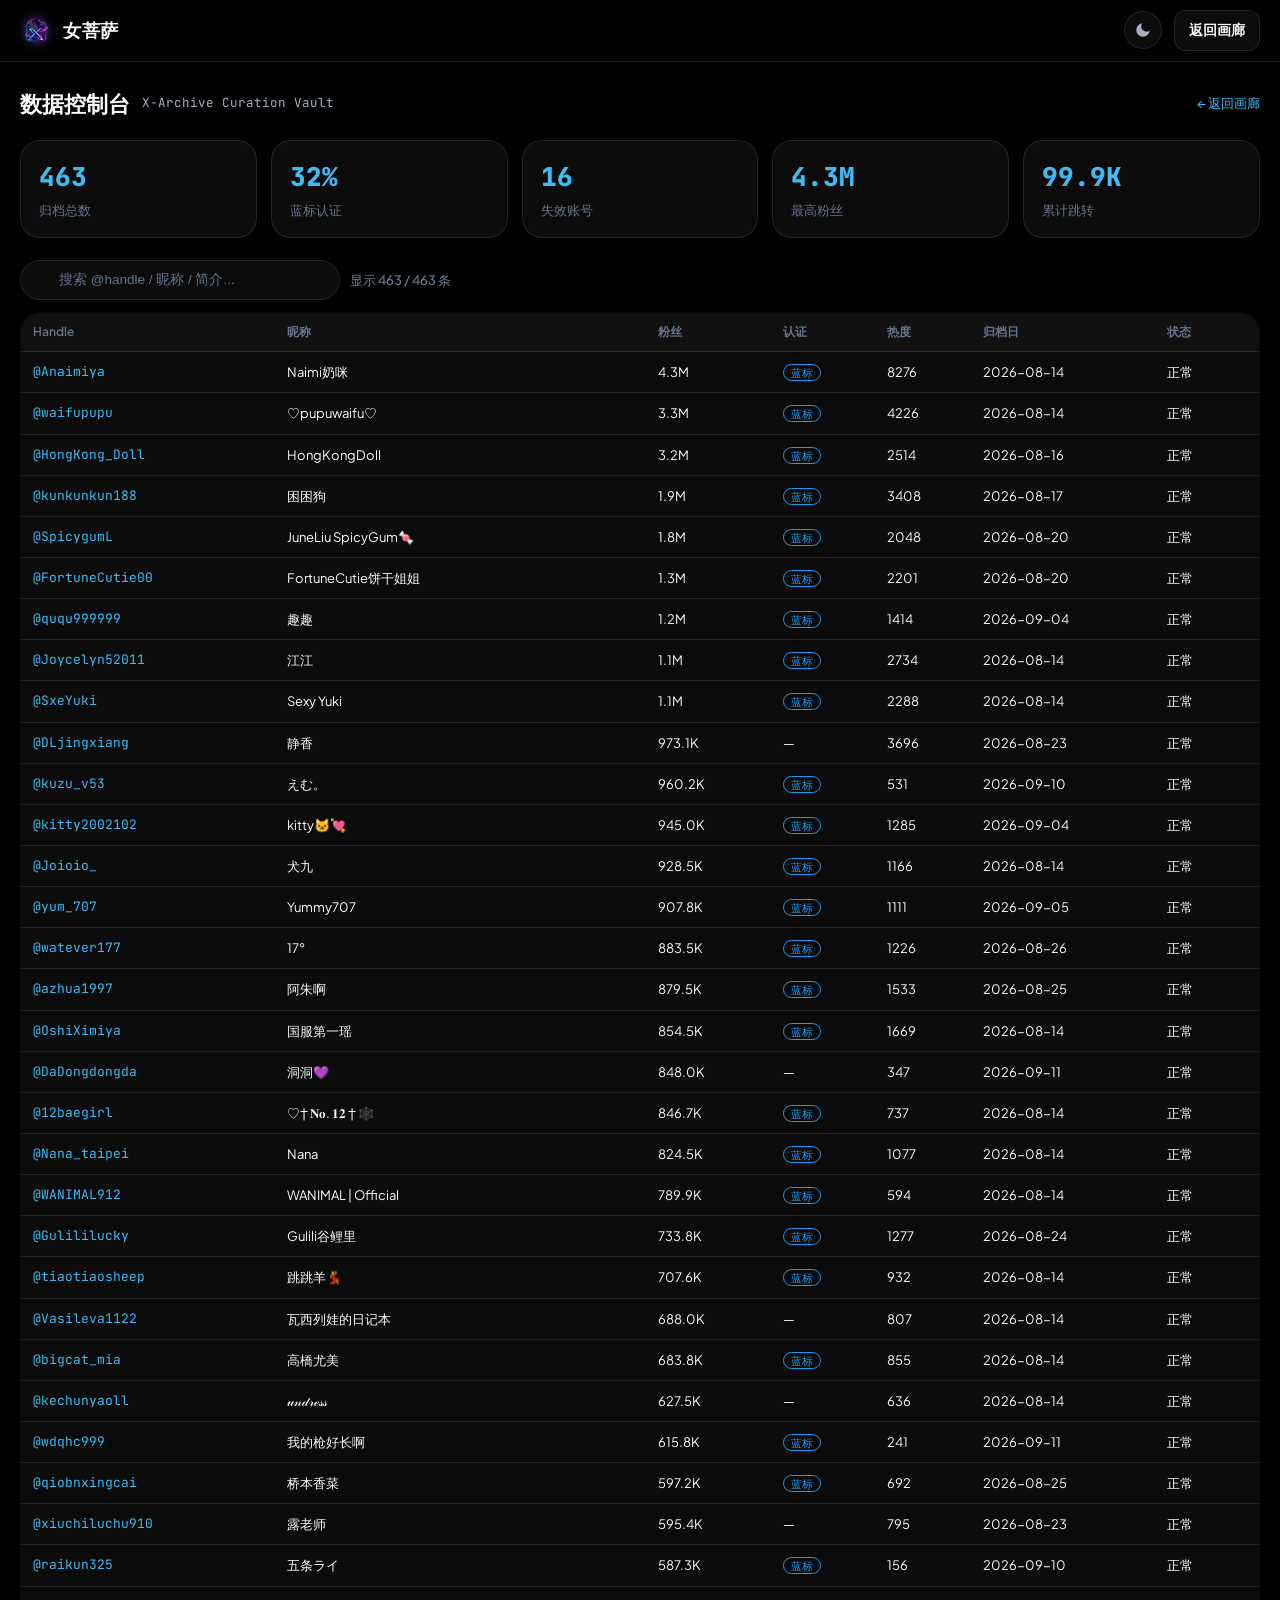
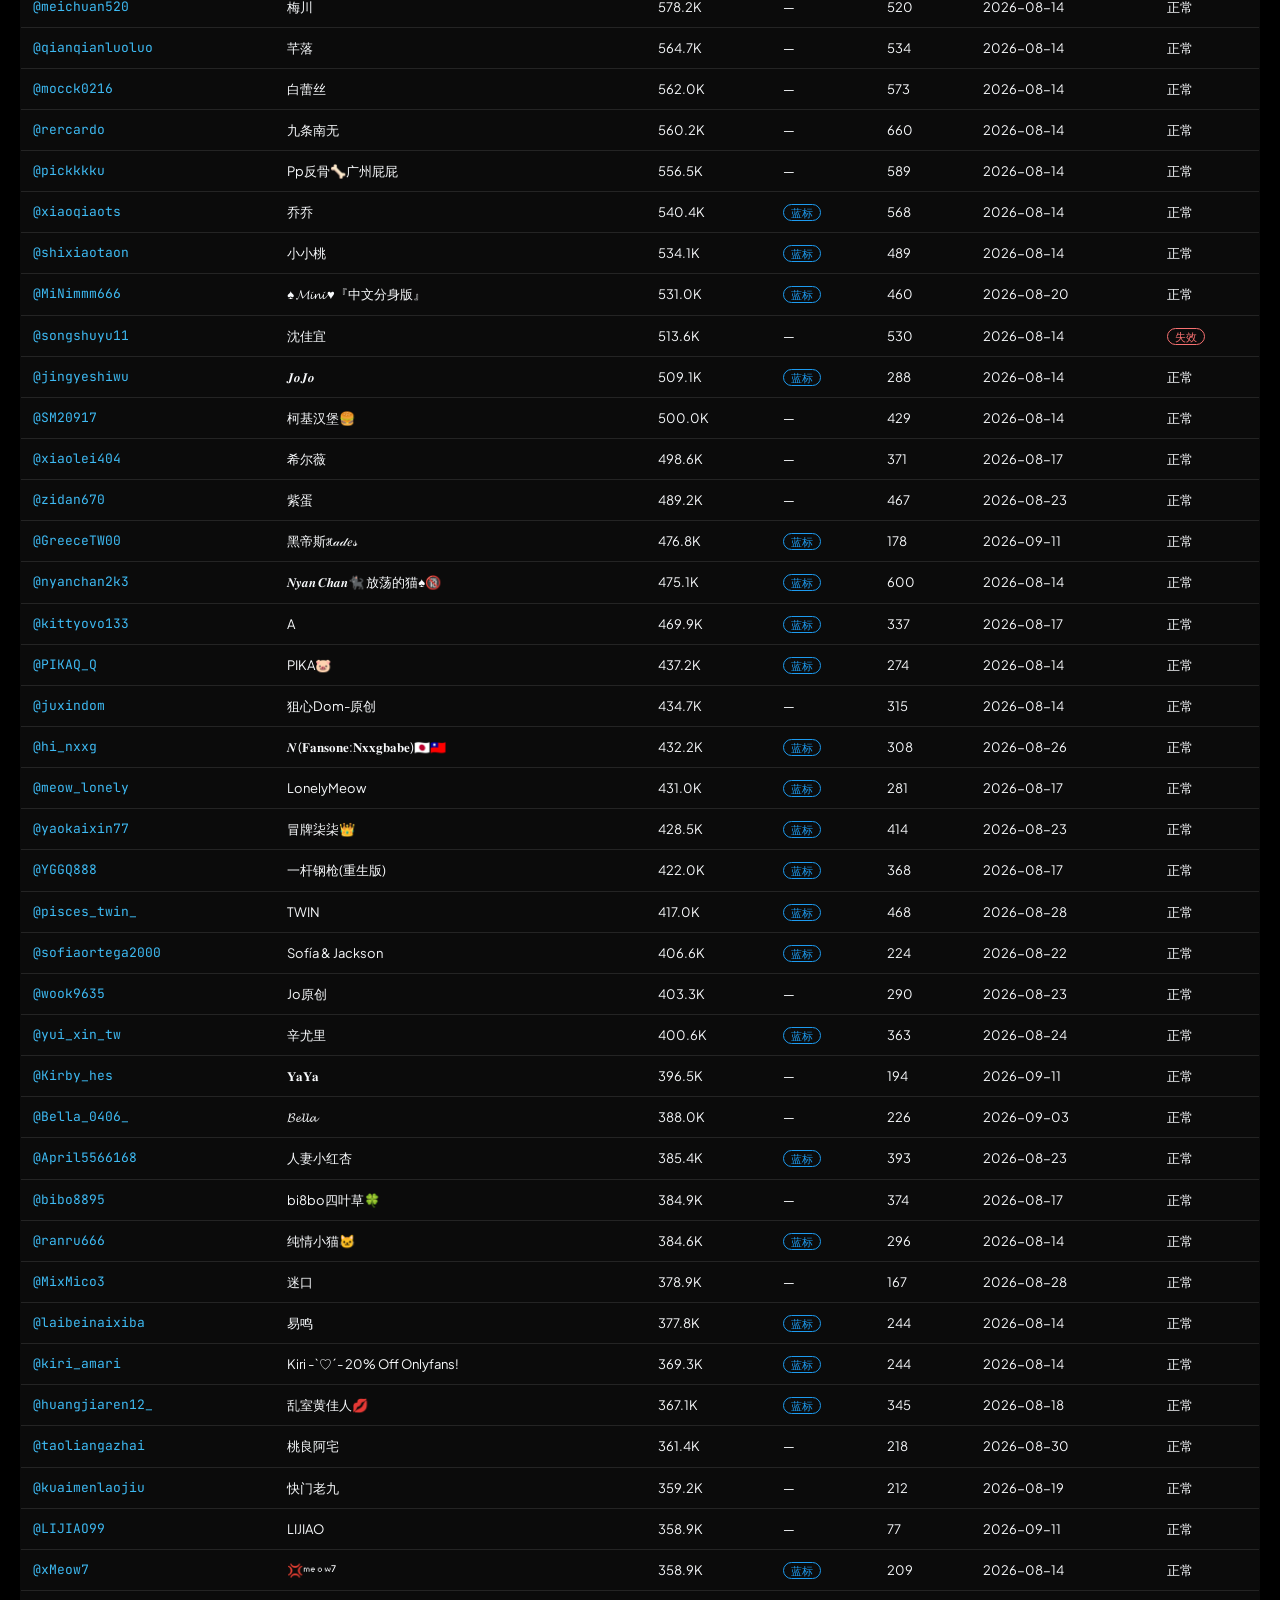
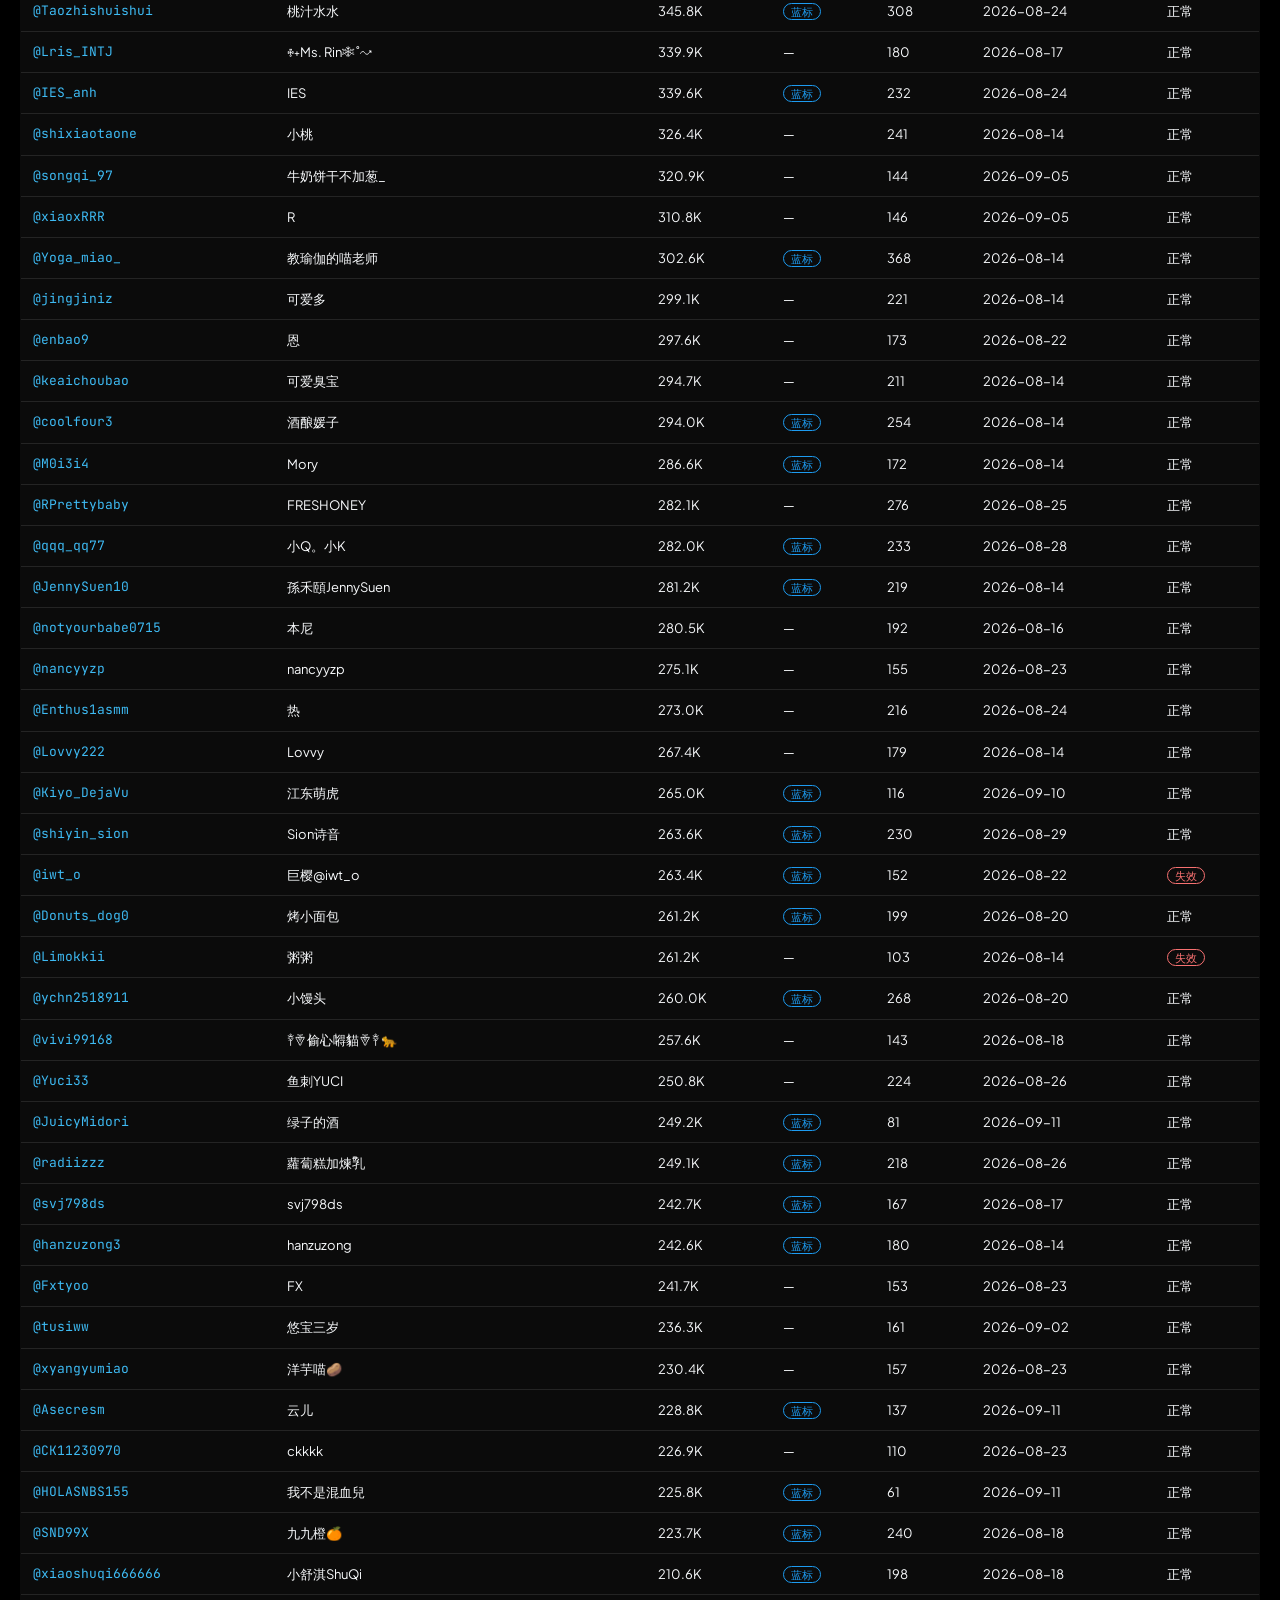
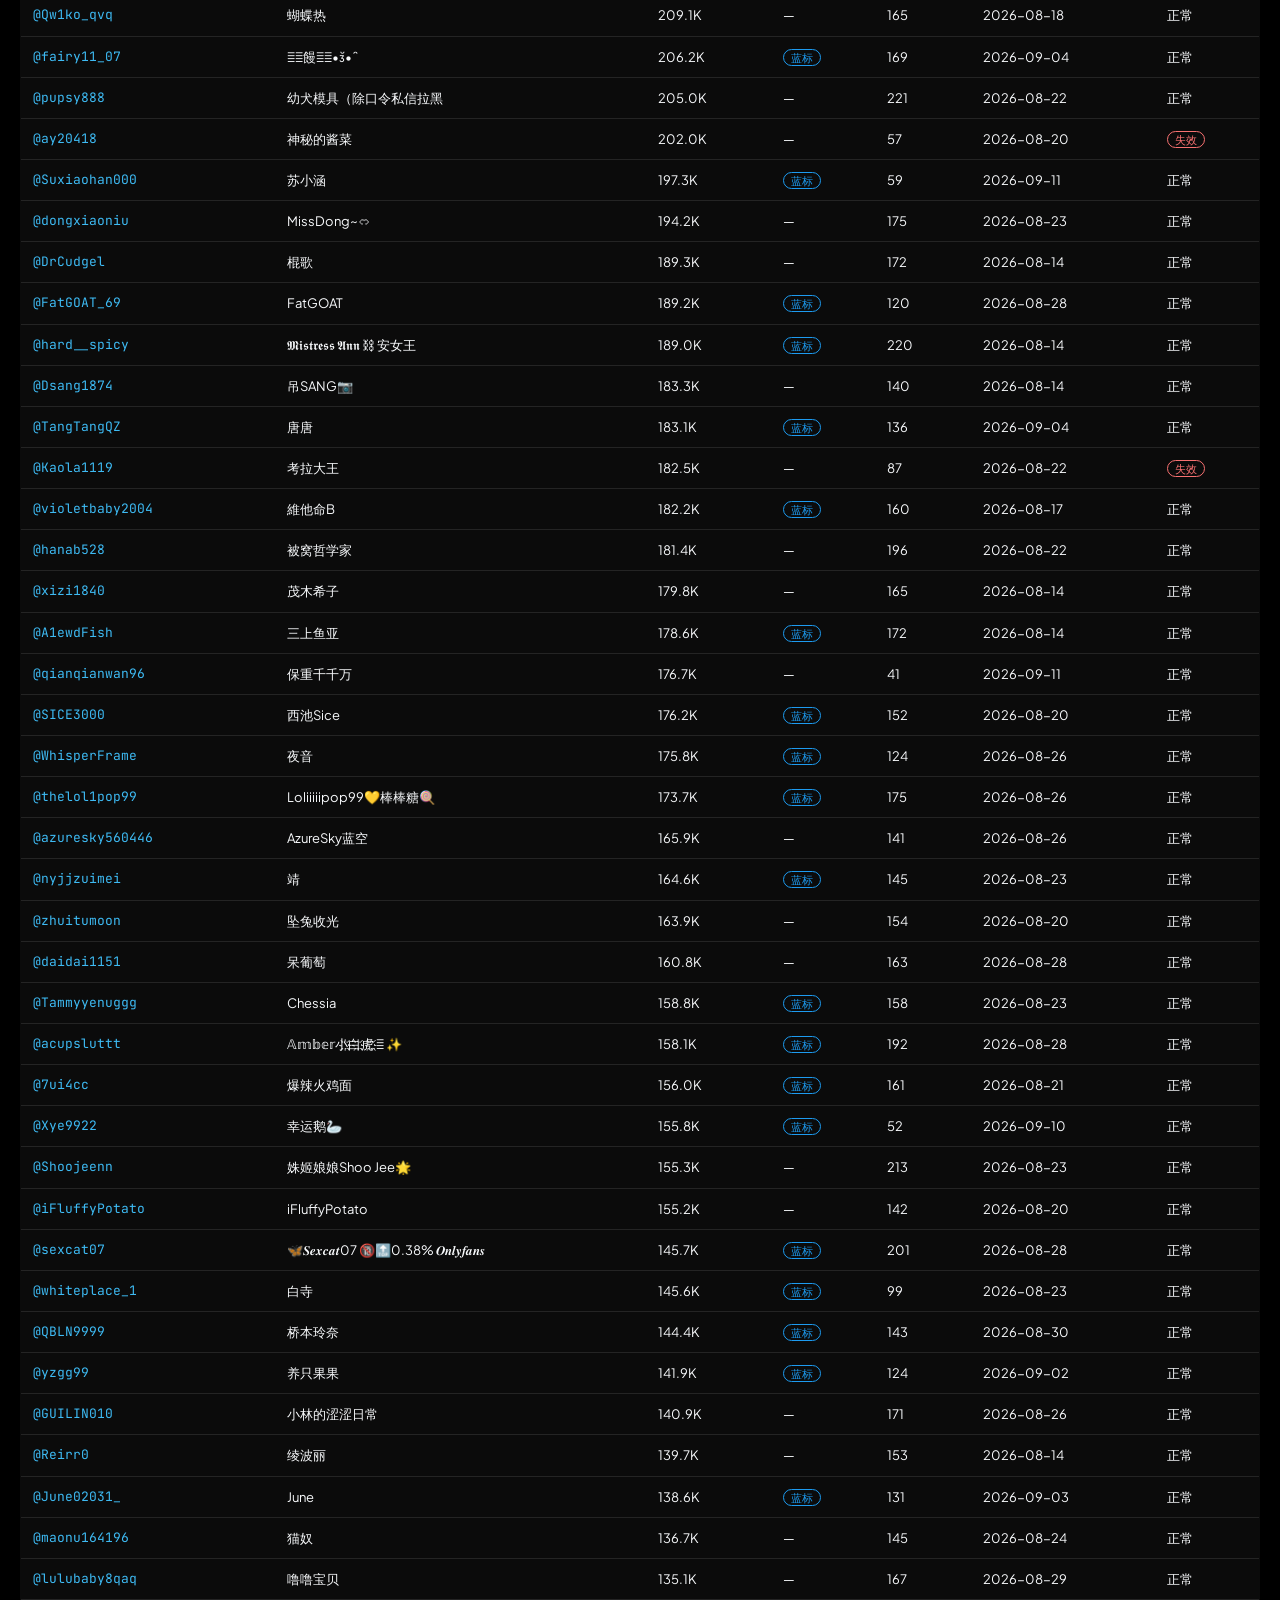
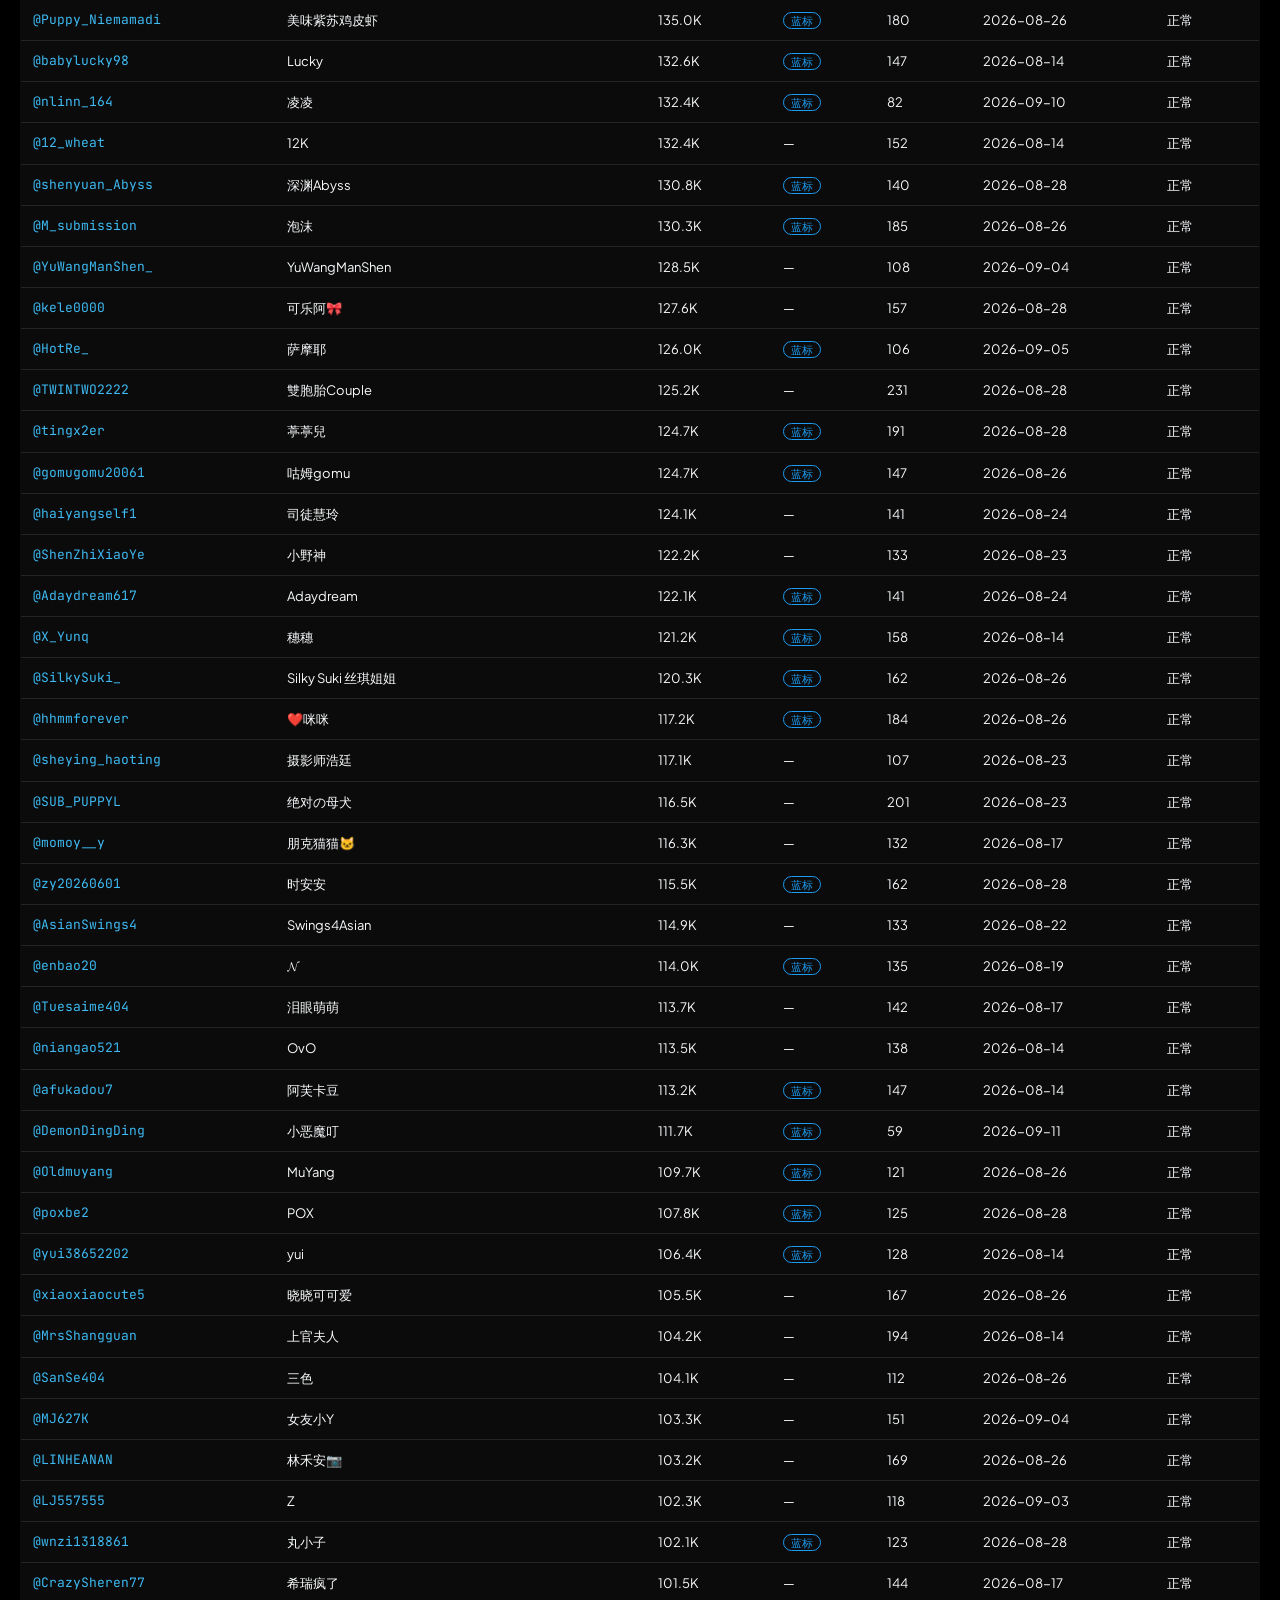
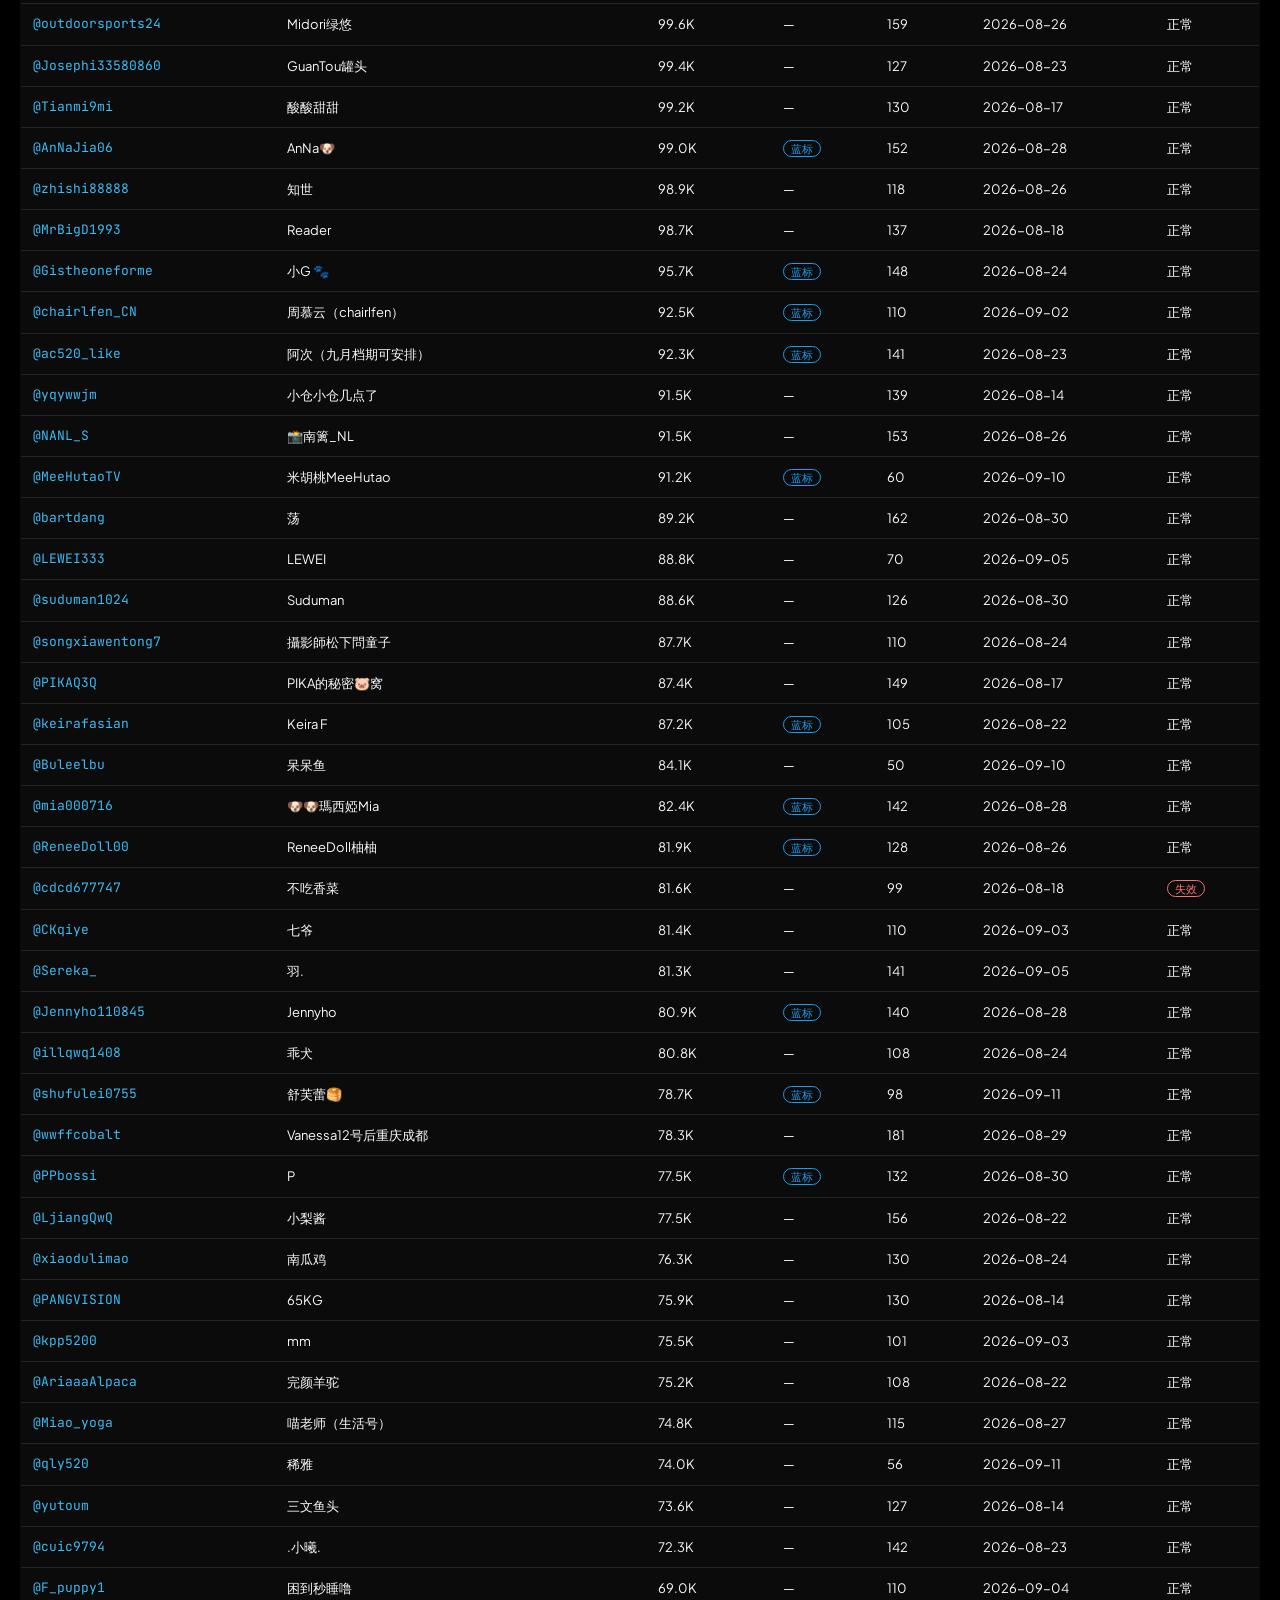
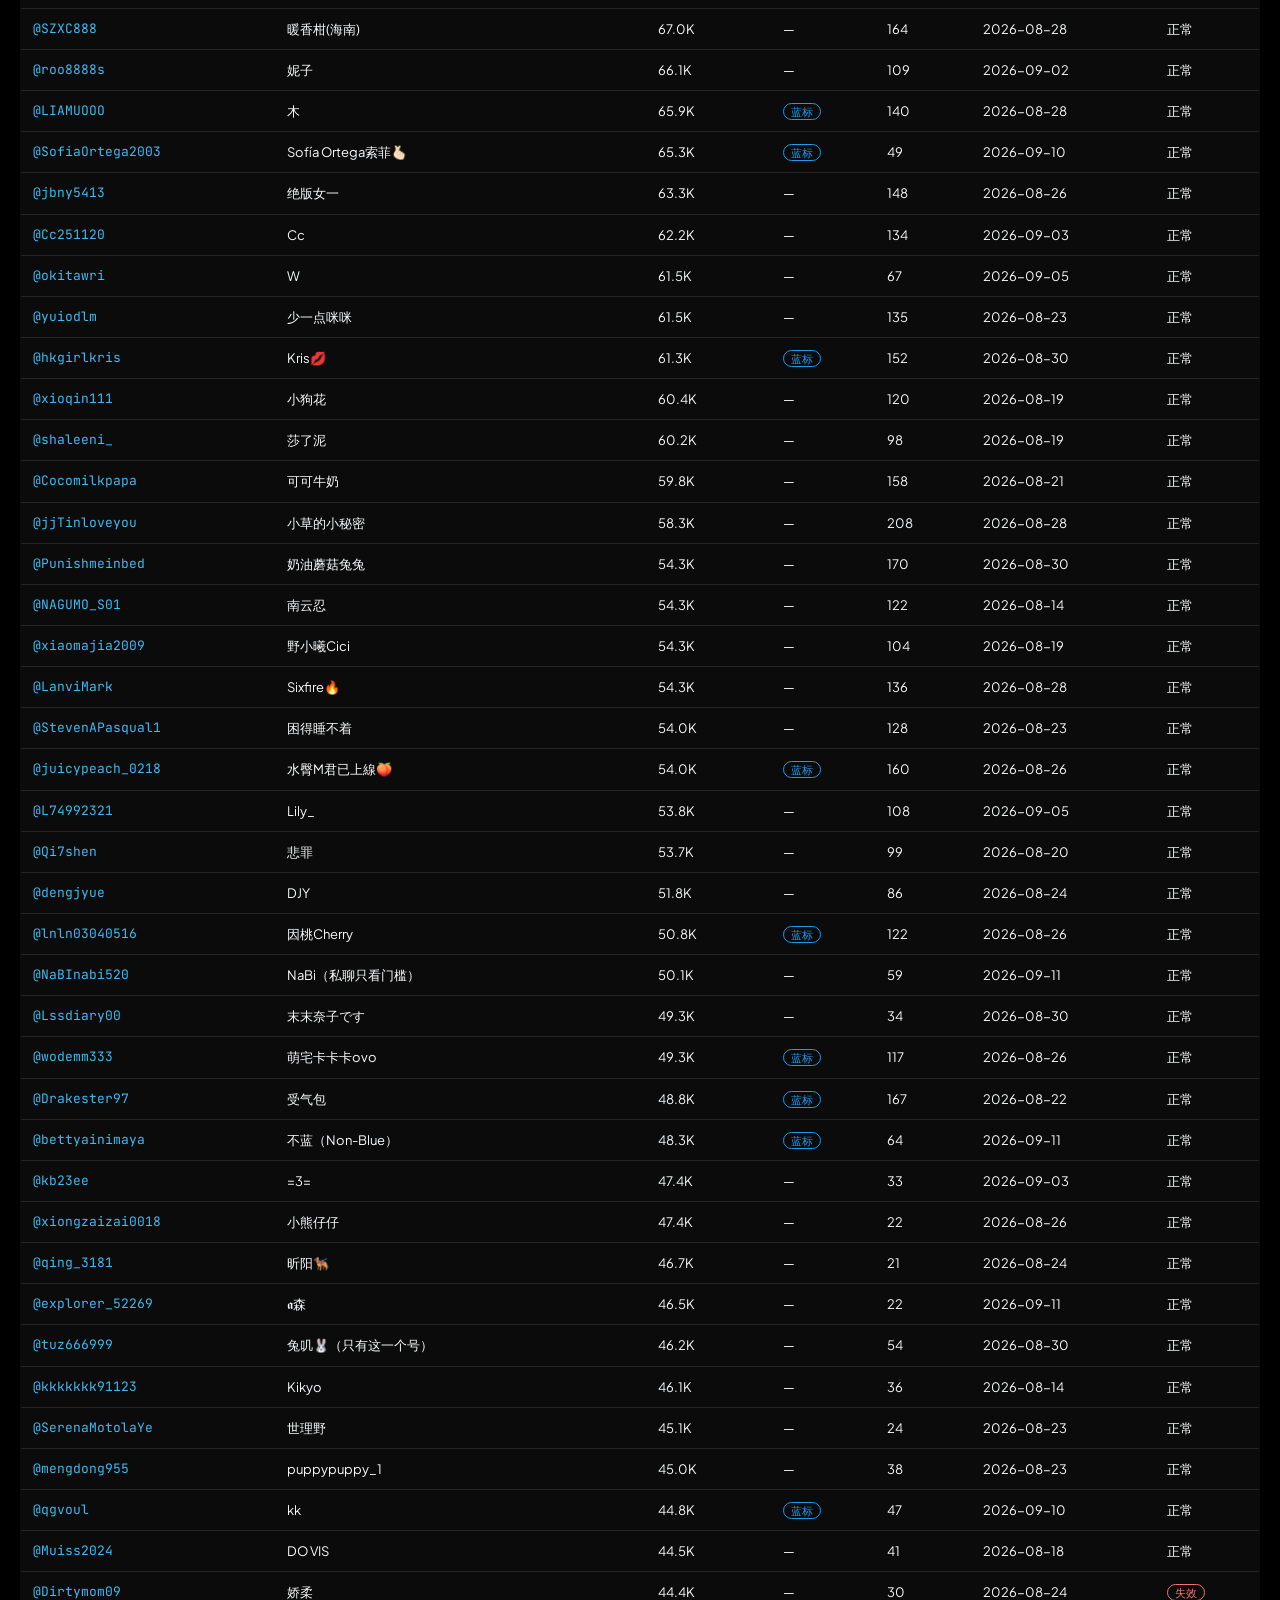
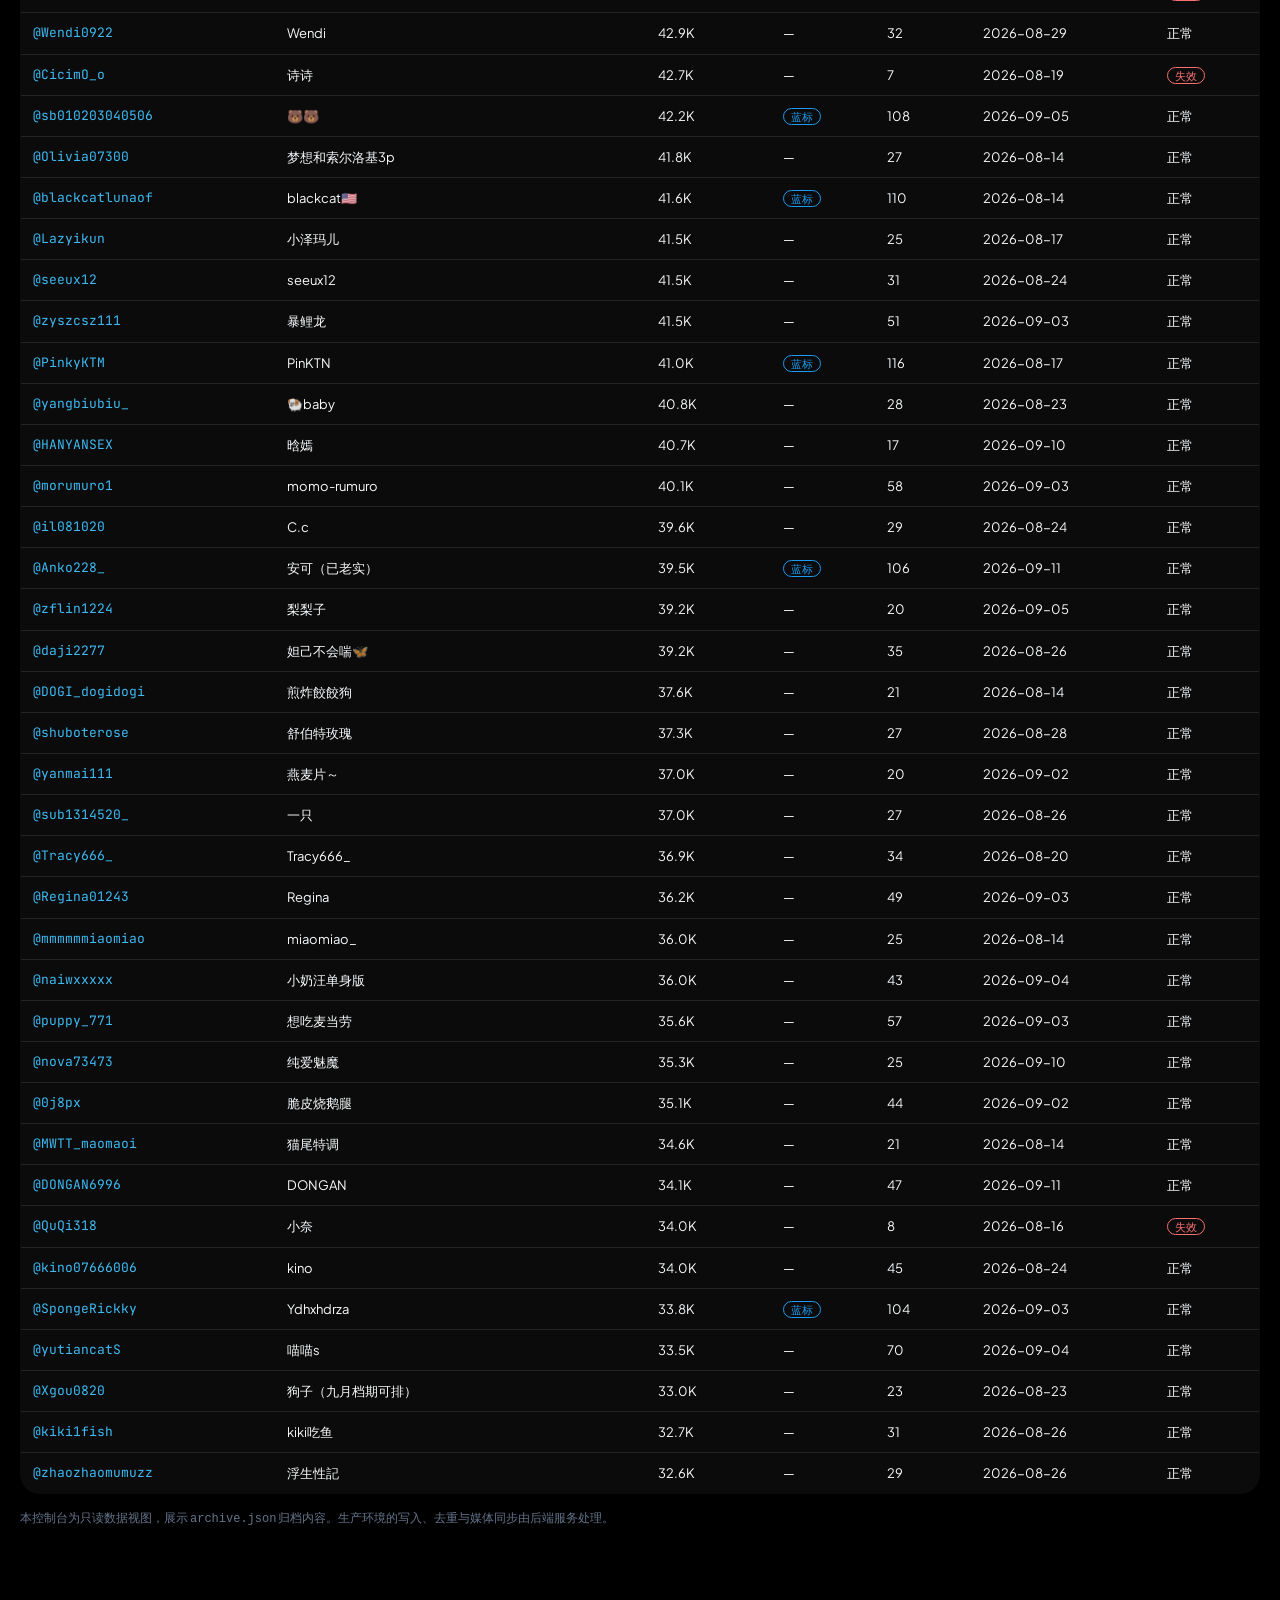
<file: web/console.html>
<!DOCTYPE html>
<html lang="zh-CN" data-theme="dark">
<head>
<meta charset="UTF-8" />
<meta name="viewport" content="width=device-width, initial-scale=1.0" />
<title>数据控制台 · 女菩萨</title>
<link rel="icon" type="image/png" href="assets/logo-icon.png" />

  <!-- Modern Typography Fonts -->
  <link rel="preconnect" href="https://fonts.googleapis.com">
  <link rel="preconnect" href="https://fonts.gstatic.com" crossorigin>
  <link href="https://fonts.googleapis.com/css2?family=Plus+Jakarta+Sans:wght@400;500;600;700;800&family=JetBrains+Mono:wght@400;500;600&display=swap" rel="stylesheet">

<link rel="stylesheet" href="styles.css" />
<style>
  .admin-wrap{max-width:var(--maxw);margin:0 auto;padding:24px 20px 60px}
  .admin-head{display:flex;align-items:center;gap:12px;margin-bottom:20px}
  .admin-head h1{font-size:22px;margin:0;font-weight:900}
  .admin-back{margin-left:auto;font-size:13px;color:var(--cyan)}
  .kpis{display:grid;grid-template-columns:repeat(auto-fit,minmax(160px,1fr));gap:14px;margin-bottom:22px}
  .kpi{background:var(--surface);border:1px solid var(--border);border-radius:var(--r-lg);padding:16px 18px}
  .kpi-v{font-family:var(--font-mono);font-size:26px;font-weight:800;color:var(--cyan)}
  .kpi-k{font-size:12.5px;color:var(--text-mute);margin-top:4px}
  .admin-tools{display:flex;gap:10px;align-items:center;margin-bottom:12px;flex-wrap:wrap}
  .admin-tools .search-input{max-width:320px}
  table.data{width:100%;border-collapse:collapse;background:var(--surface);border:1px solid var(--border);border-radius:var(--r-lg);overflow:hidden;font-size:13px}
  table.data th,table.data td{padding:10px 12px;text-align:left;border-bottom:1px solid var(--border)}
  table.data th{color:var(--text-mute);font-weight:600;font-size:12px;cursor:pointer;user-select:none;white-space:nowrap;background:var(--surface-2)}
  table.data td.mono{font-family:var(--font-mono);color:var(--cyan)}
  table.data tr:hover td{background:var(--card-hover)}
  .tag{font-size:11px;padding:1px 7px;border-radius:999px;border:1px solid var(--border)}
  .tag.v{color:var(--verified);border-color:var(--verified)}
  .tag.dead{color:#f87171;border-color:#f87171}
  .admin-note{font-size:12px;color:var(--text-mute);margin-top:14px;line-height:1.6}
</style>
</head>
<body>
<header class="site-header">
  <div class="header-inner admin-header-inner">
    <a class="brand" href="index.html"><img class="brand-logo" src="assets/logo-icon.png" alt="女菩萨" width="34" height="26"><span class="brand-name">女菩萨</span></a>
    <div class="header-actions" style="margin-left:auto">
      <button id="themeBtn" class="btn-icon" aria-label="切换主题" title="切换主题">
        <svg class="icon-moon" viewBox="0 0 24 24" width="18" height="18"><path fill="currentColor" d="M21 12.8A9 9 0 1 1 11.2 3a7 7 0 0 0 9.8 9.8Z"/></svg>
        <svg class="icon-sun" viewBox="0 0 24 24" width="18" height="18"><circle cx="12" cy="12" r="4" fill="currentColor"/><g stroke="currentColor" stroke-width="2" stroke-linecap="round"><path d="M12 2v2M12 20v2M4.9 4.9l1.4 1.4M17.7 17.7l1.4 1.4M2 12h2M20 12h2M4.9 19.1l1.4-1.4M17.7 6.3l1.4-1.4"/></g></svg>
      </button>
      <a class="btn" href="index.html">返回画廊</a>
    </div>
  </div>
</header>

<div class="admin-wrap">
  <div class="admin-head">
    <h1>数据控制台</h1>
    <span class="footer-mono">X-Archive Curation Vault</span>
    <a class="admin-back" href="index.html">← 返回画廊</a>
  </div>

  <div class="kpis" id="kpis"></div>

  <div class="admin-tools">
    <input id="q" class="search-input" type="search" placeholder="搜索 @handle / 昵称 / 简介...">
    <span id="rows" class="result-count"></span>
  </div>

  <table class="data">
    <thead><tr>
      <th data-k="screen_name">Handle</th>
      <th data-k="name">昵称</th>
      <th data-k="followers_count">粉丝</th>
      <th data-k="verified">认证</th>
      <th data-k="total_clicks">热度</th>
      <th data-k="backed_up_at">归档日</th>
      <th data-k="status">状态</th>
    </tr></thead>
    <tbody id="tb"></tbody>
  </table>
  <p class="admin-note">本控制台为只读数据视图，展示 <code>archive.json</code> 归档内容。生产环境的写入、去重与媒体同步由后端服务处理。</p>
</div>

<script src="data.js"></script>
<script>
(function(){
  const A=window.__ARCHIVE||[];
  const esc=s=>String(s==null?"":s).replace(/[&<>"]/g,c=>({"&":"&amp;","<":"&lt;",">":"&gt;",'"':"&quot;"}[c]));
  const compact=n=>{n=Number(n)||0;return n>=1e6?(n/1e6).toFixed(1)+"M":n>=1e3?(n/1e3).toFixed(1)+"K":String(n)};
  const dstr=x=>{const d=new Date(x);return isNaN(d)?"—":d.toISOString().slice(0,10)};
  function applyTheme(t){document.documentElement.setAttribute("data-theme",t);localStorage.setItem("np.theme",t)}
  applyTheme(localStorage.getItem("np.theme")||"dark");
  document.getElementById("themeBtn").onclick=()=>applyTheme(document.documentElement.getAttribute("data-theme")==="dark"?"light":"dark");

  const total=A.length;
  const ver=A.filter(r=>Number(r.verified)===1).length;
  const dead=A.filter(r=>Number(r.is_blocked)===1||Number(r.is_suspended)===1).length;
  const maxf=A.reduce((m,r)=>Math.max(m,Number(r.followers_count)||0),0);
  const clicks=A.reduce((m,r)=>m+(Number(r.total_clicks)||0),0);
  const kpis=[["归档总数",total],["蓝标认证",Math.round(ver/total*100)+"%"],["失效账号",dead],["最高粉丝",compact(maxf)],["累计跳转",compact(clicks)]];
  document.getElementById("kpis").innerHTML=kpis.map(k=>`<div class="kpi"><div class="kpi-v">${k[1]}</div><div class="kpi-k">${k[0]}</div></div>`).join("");

  let sortK="followers_count",sortDir=-1,q="";
  const tb=document.getElementById("tb");
  function render(){
    let rows=A.filter(r=>{if(!q)return true;const s=(r.screen_name+" "+r.name+" "+(r.description||"")).toLowerCase();return s.includes(q)});
    rows.sort((a,b)=>{let x=a[sortK],y=b[sortK];if(sortK==="status"){x=(Number(a.is_blocked)||Number(a.is_suspended));y=(Number(b.is_blocked)||Number(b.is_suspended))}if(typeof x==="string")return String(x).localeCompare(String(y))*sortDir;return((Number(x)||0)-(Number(y)||0))*sortDir});
    document.getElementById("rows").textContent="显示 "+rows.length+" / "+total+" 条";
    tb.innerHTML=rows.slice(0,300).map(r=>{
      const isDead=Number(r.is_blocked)===1||Number(r.is_suspended)===1;
      return `<tr><td class="mono">@${esc(r.screen_name)}</td><td>${esc(r.name)}</td><td>${compact(r.followers_count)}</td>
      <td>${Number(r.verified)===1?'<span class="tag v">蓝标</span>':'—'}</td><td>${Number(r.total_clicks)||0}</td><td>${dstr(r.backed_up_at)}</td>
      <td>${isDead?'<span class="tag dead">失效</span>':'正常'}</td></tr>`}).join("");
  }
  document.querySelectorAll("table.data th").forEach(th=>th.onclick=()=>{const k=th.dataset.k;if(sortK===k)sortDir*=-1;else{sortK=k;sortDir=-1}render()});
  document.getElementById("q").addEventListener("input",e=>{q=e.target.value.toLowerCase();render()});
  render();
})();
</script>
</body>
</html>
</file>
<file: web/styles.css>
/* ============================================================
   女菩萨 · X 博主精选画廊  —  设计系统
   ============================================================ */
:root{
  --font-sans: "Inter", system-ui, -apple-system, "Segoe UI", "PingFang SC", "Microsoft YaHei", sans-serif;
  --font-mono: ui-monospace, "JetBrains Mono", "SFMono-Regular", "Cascadia Code", Consolas, monospace;
  --r-sm: 8px; --r-md: 12px; --r-lg: 20px; --r-xl: 28px;
  --radius-xl: 28px; --radius-full: 9999px;
  --accent-spark: #ec4899;
  --maxw: 1480px;
  --shadow-1: 0 2px 10px rgba(0,0,0,.12);
  --shadow-2: 0 18px 50px rgba(0,0,0,.45);
  --ease: cubic-bezier(.22,.61,.36,1);
}

/* ---------- DARK (纯黑极简 · default) ---------- */
html[data-theme="dark"]{
  --bg:#000;
  --bg-grad: radial-gradient(1200px 600px at 80% -10%, rgba(88,28,135,.20), transparent 60%),
             radial-gradient(1000px 500px at 0% 0%, rgba(8,145,178,.14), transparent 55%);
  --header-bg: hsla(0,0%,0%,.9);
  --surface:hsla(0,0%,5%,.85);
  --surface-solid:#09090b;
  --surface-2:hsla(0,0%,7%,.96);
  --surface-3:#1b1b22;
  --border:rgba(255,255,255,.10);
  --border-strong:rgba(255,255,255,.18);
  --text:#f8fafc;
  --text-dim:#a3b0c2;
  --text-mute:#64748b;
  --text-soft:#6b7c94;
  --cyan:#3ebbf4;
  --blue:#3b82f6;
  --purple:#a855f7;
  --pink:#ec4899;
  --amber:#f5a524;
  --gold:#fbbf24;
  --verified:#1d9bf0;
  --title-grad: linear-gradient(92deg,#67e8f9 0%,#60a5fa 45%,#c084fc 100%);
  --chip-bg:rgba(255,255,255,.05);
  --input-bg:rgba(255,255,255,.04);
  --card-hover:rgba(255,255,255,.03);
  --ring:rgba(34,211,238,.5);
  /* 原站 v2 token（随机探索弹窗逐字复制件所用，实测值照抄） */
  --bg-surface:var(--surface);
  --bg-surface-hover:hsla(0,0%,10%,.95);
  --bg-surface-solid:var(--surface-solid);
  --bg-elevated:var(--surface-2);
  --bg-chip:hsla(0,0%,100%,.08);
  --border-subtle:var(--border);
  --border-medium:var(--border-strong);
  --text-main:var(--text);
  --text-secondary:var(--text-dim);
  --text-muted:var(--text-soft);
  --accent-primary:var(--cyan);
  --accent-primary-hover:hsl(199,89%,50%);
  --accent-gold:#f59e0b;
  --accent-gold-subtle:hsla(38,92%,50%,.16);
  --shadow-md:0 12px 32px -8px hsla(0,0%,0%,.85);
  --shadow-glow:0 0 25px -4px rgba(62,187,244,.3);
}

/* ---------- LIGHT (清爽浅色) ---------- */
html[data-theme="light"]{
  --bg:#f3f3f5;
  --bg-grad: radial-gradient(1000px 500px at 100% -10%, rgba(244,63,94,.06), transparent 60%);
  --header-bg: rgba(255,255,255,.82);
  --surface:#ffffff;
  --surface-2:#f7f7f9;
  --surface-3:#eeeeF1;
  --border:rgba(15,15,20,.10);
  --border-strong:rgba(15,15,20,.18);
  --text:#141418;
  --text-dim:#54545e;
  --text-mute:#8a8a94;
  --text-soft:#78716c;
  --cyan:#0891b2;
  --blue:#2563eb;
  --purple:#9333ea;
  --pink:#e11d48;
  --amber:#ea8a1e;
  --gold:#d97706;
  --verified:#1d9bf0;
  --title-grad: linear-gradient(92deg,#e11d48,#f43f5e);
  --chip-bg:rgba(15,15,20,.05);
  --input-bg:#ffffff;
  --card-hover:rgba(15,15,20,.03);
  --ring:rgba(225,29,72,.4);
  --shadow-2: 0 18px 50px rgba(30,30,50,.18);
  /* 原站 v2 浅色主题 token（Light Luxury Champagne & Rose Pearl，照抄） */
  --bg-surface:var(--surface);
  --bg-surface-hover:#fbf9f7;
  --bg-surface-solid:#ffffff;
  --bg-elevated:#ffffff;
  --bg-chip:rgba(180,83,9,.05);
  --border-subtle:var(--border);
  --border-medium:var(--border-strong);
  --text-main:#1c1917;
  --text-secondary:#44403c;
  --text-muted:var(--text-soft);
  --accent-primary:#e11d48;
  --accent-primary-hover:#be123c;
  --accent-gold:#b45309;
  --accent-gold-subtle:rgba(245,158,11,.12);
  --shadow-md:0 10px 28px -4px rgba(120,113,108,.08), 0 2px 8px -2px rgba(120,113,108,.04);
  --shadow-glow:0 0 24px -4px rgba(225,29,72,.15);
}

*{box-sizing:border-box}
body{
  margin:0;
  background-color: var(--bg-app);
  color: var(--text-main);
  font-family: var(--font-sans);
  font-size: 15px;
  line-height: 1.55;
  -webkit-font-smoothing: antialiased;
  -moz-osx-font-smoothing: grayscale;
  min-height: 100vh;
  overflow-x: hidden;
  position: relative;
  transition: background-color 0.25s ease, color 0.25s ease;
}
a{color:inherit; text-decoration:none}
img{display:block; max-width:100%}
button{font-family:inherit; cursor:pointer; border:none; background:none; color:inherit}
::selection{background:var(--cyan); color:#04121a}
.skip-link{position:absolute; left:-999px; top:0; background:var(--cyan); color:#04121a; padding:8px 14px; border-radius:0 0 8px 0; z-index:200}
.skip-link:focus{left:0}

/* ---------- HEADER ---------- */
.site-header{
  position:sticky; top:0; z-index:60;
  background:var(--header-bg); backdrop-filter:blur(24px); -webkit-backdrop-filter:blur(24px);
  border-bottom:1px solid var(--border);
}
.site-header .header-inner{
  max-width:var(--maxw); margin:0 auto; padding:10px 20px;
  display:flex; align-items:center; gap:14px;
}
.brand{display:flex; align-items:center; gap:9px; flex:none}
.brand-logo{width:34px; height:26px; object-fit:contain; border-radius:6px;
  filter:drop-shadow(0 0 6px rgba(168,85,247,.5))}
.site-header .brand-name{font-weight:800; font-size:18px; letter-spacing:.5px}

.search-input{
  width:100%; height:40px; padding:0 42px 0 38px; border-radius:9999px;
  background:var(--surface); border:1px solid var(--border); color:var(--text);
  font-size:13.5px; transition:border-color .2s, box-shadow .2s, background .2s;
}
.search-input::placeholder{color:var(--text-mute)}
.search-input:focus{outline:none; border-color:var(--cyan); box-shadow:0 0 0 3px var(--ring)}

.header-actions{display:flex; align-items:center; gap:8px; flex:none}
.btn{display:inline-flex; align-items:center; gap:7px; border:1px solid var(--border);
  background:var(--surface); color:var(--text); border-radius:var(--r-md);
  padding:9px 14px; font-size:13.5px; font-weight:600; transition:transform .12s var(--ease), border-color .2s, background .2s, box-shadow .2s}
.btn:hover{border-color:var(--border-strong); transform:translateY(-1px)}
.btn:active{transform:translateY(0)}
.btn-icon{width:38px; height:38px; padding:0; display:grid; place-items:center; border-radius:50%;
  border:1px solid var(--border); background:var(--surface); color:var(--text-dim)}
.btn-icon:hover{border-color:var(--border-strong)}
html[data-theme="dark"] .icon-sun{display:none}
html[data-theme="light"] .icon-moon{display:none}
.btn-primary{background:linear-gradient(92deg,var(--cyan),var(--blue)); color:#04121a; border:none; font-weight:700}
html[data-theme="light"] .btn-primary{color:#fff}
.btn-primary:hover{filter:brightness(1.08)}
.btn-ghost{background:var(--surface-2); border-color:var(--border)}
.btn-block{flex:1; justify-content:center}

/* ---------- MAIN ---------- */
.site-main{flex:1; max-width:var(--maxw); width:100%; margin:0 auto; padding:24px 28px 48px}

/* HERO */
.hero{
  margin-bottom: 28px;
  background: var(--bg-surface);
  backdrop-filter: blur(24px);
  -webkit-backdrop-filter: blur(24px);
  border: 1px solid var(--border-subtle);
  border-radius: var(--radius-xl);
  padding: 48px 52px;
  min-height: 340px;
  position: relative;
  overflow: hidden;
  box-shadow: var(--shadow-sm);
  display: flex;
  align-items: center;
}
.hero::before{
  content: '';
  position: absolute;
  top: -80px;
  right: 15%;
  width: 480px;
  height: 280px;
  background: radial-gradient(circle, var(--accent-primary-glow) 0%, transparent 70%);
  pointer-events: none;
}
.hero > *{position:relative}

html[data-theme="light"] .hero {
  background: linear-gradient(145deg, #ffffff 0%, #fdfbf9 100%);
  border-color: rgba(180, 83, 9, 0.12);
  box-shadow: 0 12px 36px -4px rgba(120, 113, 108, 0.07), inset 0 1px 0 #ffffff;
}

html[data-theme="light"] .hero::before {
  background: radial-gradient(circle, rgba(225, 29, 72, 0.08) 0%, transparent 70%);
  opacity: 0.6;
}
.eyebrow{font-family:var(--font-mono); font-size:11.5px; letter-spacing:.12em; color:var(--cyan); margin:0 0 10px; font-weight:700}
.eyebrow .star{color:var(--cyan)}
.hero-title{font-size:34px; font-weight:800; margin:0; letter-spacing:-.03em; line-height:1.15}
.hero-title .shiny-text{background:linear-gradient(120deg, var(--text) 0%, var(--text) 30%, var(--cyan) 50%, var(--text) 70%, var(--text) 100%);
  background-size:200% auto; -webkit-background-clip:text; background-clip:text; color:transparent;
  animation:shineSweep 4.5s linear infinite; display:inline-block}
@keyframes shineSweep{0%{background-position:-200% 0}100%{background-position:200% 0}}
.hero-sub{color:var(--text-dim); margin:12px 0 0; font-size:14.5px; line-height:1.55; max-width:560px}
.hero-grid{display:grid; grid-template-columns:1.25fr 1fr; gap:40px; align-items:center; width:100%; position:relative; z-index:1}
.hero-left{min-width:0}

.curator-chip{display:inline-flex; align-items:center; gap:5px; margin-top:14px;
  height:28px; box-sizing:border-box; padding:0 12px; border-radius:999px; background:rgba(255,255,255,.03);
  border:1px solid var(--border); font-size:12px; color:var(--text-dim); transition:border-color .22s, background .22s, transform .22s}
.curator-chip:hover{border-color:var(--border-strong); background:rgba(255,255,255,.06); color:var(--text); transform:translateY(-1px)}
.curator-label{font-size:11.5px; font-weight:500; color:var(--text-muted); line-height:1}
.curator-dot{color:var(--text-muted); opacity:.35; font-size:10px; line-height:1; transform:translateY(-1px)}
.curator-name{font-weight:600; font-size:12px; color:var(--text-dim); line-height:1}
.curator-chip:hover .curator-name{color:var(--text)}

/* STATS BAR */
.stats-bar{display:grid; grid-template-columns:1fr auto 1fr auto 1fr; align-items:center; gap:0;
  background:linear-gradient(135deg, hsla(0,0%,10%,.85), hsla(0,0%,4%,.95));
  backdrop-filter:blur(24px); -webkit-backdrop-filter:blur(24px);
  border:1px solid var(--border-medium);
  border-radius:var(--radius-lg); padding:16px 20px; width:100%; max-width:580px; margin-top:4px;
  animation:capsulePulseGlow 6s ease-in-out infinite alternate}
@keyframes capsulePulseGlow{
  0%{box-shadow:0 0 16px -3px var(--accent-primary-glow), inset 0 1px 0 hsla(0,0%,100%,.1); border-color:var(--border-medium)}
  100%{box-shadow:0 0 24px 0 rgba(245,165,36,.22), inset 0 1px 0 hsla(0,0%,100%,.15); border-color:hsla(38,92%,50%,.35)}
}
.stat{min-width:0; display:flex; align-items:center; justify-content:center; gap:10px; padding:0 8px; width:100%; color:var(--text-dim)}
.stat + .stat{border-left:1px solid var(--border-strong)}
html[data-theme="light"] .stats-bar{background:linear-gradient(135deg, rgba(255,255,255,.96), rgba(253,251,249,.98)); border-color:rgba(180,83,9,.14); box-shadow:0 8px 24px -4px rgba(120,113,108,.08)}
html[data-theme="light"] .stat + .stat{border-left-color:rgba(180,83,9,.12)}
.stat-body{display:flex; flex-direction:column; justify-content:center; min-width:76px; line-height:1.1}
.stat-num{font-family:var(--font-mono); font-size:24px; font-weight:800; letter-spacing:-0.02em; color:var(--text-main); line-height:1.1}
.stat-label{font-size:11px; color:var(--text-muted); font-weight:600; text-transform:uppercase; letter-spacing:0.05em; margin-top:2px; white-space:nowrap}
.stat-divider{width:1px; height:32px; background:var(--border-medium); margin:0 auto; flex-shrink:0}

/* SPOTLIGHT */
.shiny-gold {
  background: linear-gradient(
    120deg,
    var(--accent-gold) 0%,
    var(--accent-gold) 35%,
    #fff 50%,
    var(--accent-gold) 65%,
    var(--accent-gold) 100%
  );
  background-size: 200% auto;
  color: transparent;
  -webkit-background-clip: text;
  background-clip: text;
  animation: shineSweep 4s linear infinite;
}

html[data-theme="light"] .shiny-gold {
  background: linear-gradient(
    120deg,
    #92400e 0%,
    #b45309 35%,
    #d97706 50%,
    #b45309 65%,
    #92400e 100%
  );
  background-size: 200% auto;
  -webkit-background-clip: text;
  background-clip: text;
}

/* Spotlight Feature Card */
.hero-right-spotlight {
  background: var(--bg-elevated);
  backdrop-filter: blur(24px);
  border: 1px solid var(--border-medium);
  border-radius: var(--radius-lg);
  padding: 22px 24px;
  position: relative;
  display: flex;
  flex-direction: column;
  gap: 14px;
  box-shadow: var(--shadow-md);
  transition: transform 0.2s cubic-bezier(0.16, 1, 0.3, 1), border-color 0.2s ease;
  overflow: hidden;
}

.hero-right-spotlight:hover {
  border-color: var(--border-strong);
}

html[data-theme="light"] .hero-right-spotlight {
  background: linear-gradient(145deg, #ffffff 0%, #fdfbf9 100%);
  border-color: rgba(180, 83, 9, 0.14);
  box-shadow: 0 12px 32px -4px rgba(120, 113, 108, 0.08), inset 0 1px 0 #ffffff;
}

html[data-theme="light"] .hero-right-spotlight:hover {
  border-color: rgba(180, 83, 9, 0.28);
  box-shadow: 0 16px 40px -4px rgba(180, 83, 9, 0.12), inset 0 1px 0 #ffffff;
}

.spotlight-badge {
  display: inline-flex;
  align-items: center;
  gap: 6px;
  padding: 3px 10px;
  background: var(--accent-gold-subtle);
  border: 1px solid rgba(245, 158, 11, 0.3);
  border-radius: var(--radius-full);
  font-size: 11.5px;
  font-weight: 700;
  color: var(--accent-gold);
  width: fit-content;
}

.spotlight-body {
  display: flex;
  align-items: center;
  gap: 16px;
}

.spotlight-avatar-wrap {
  position: relative;
  flex-shrink: 0;
  cursor: pointer;
}

.spotlight-avatar {
  width: 62px;
  height: 62px;
  border-radius: 50%;
  object-fit: cover;
  border: 2px solid var(--accent-gold);
  background: var(--bg-surface);
  transition: transform 0.3s cubic-bezier(0.34, 1.56, 0.64, 1);
}

.spotlight-avatar-wrap:hover .spotlight-avatar {
  transform: scale(1.08);
}

.spotlight-meta {
  flex: 1;
  min-width: 0;
}

.spotlight-name-row {
  display: flex;
  align-items: center;
  gap: 6px;
}

.spotlight-name {
  font-size: 16.5px;
  font-weight: 700;
  color: var(--text-main);
  white-space: nowrap;
  overflow: hidden;
  text-overflow: ellipsis;
}

.spotlight-handle {
  font-size: 12.5px;
  color: var(--accent-primary);
  font-family: var(--font-mono);
  margin-top: 1px;
  display: block;
}

.spotlight-bio-snippet {
  font-size: 12.5px;
  color: var(--text-secondary);
  line-height: 1.45;
  margin-top: 5px;
  display: -webkit-box;
  -webkit-line-clamp: 2;
  -webkit-box-orient: vertical;
  overflow: hidden;
}

.btn-shuffle-spotlight {
  align-self: flex-end;
  display: inline-flex;
  align-items: center;
  gap: 6px;
  padding: 5px 12px;
  font-size: 12px;
  font-weight: 600;
  color: var(--text-secondary);
  background: var(--bg-surface);
  border: 1px solid var(--border-subtle);
  border-radius: var(--radius-full);
  transition: all 0.18s cubic-bezier(0.16, 1, 0.3, 1);
}

.btn-shuffle-spotlight:hover {
  color: var(--text-main);
  border-color: var(--border-medium);
  background: var(--bg-surface-hover);
  transform: translateY(-1px);
}

/* BADGES */
.badge-top{color:var(--gold); background:color-mix(in srgb,var(--gold) 16%, transparent); border:1px solid color-mix(in srgb,var(--gold) 40%, transparent)}
.badge-dead{color:#f87171; background:rgba(248,113,113,.12); border:1px solid rgba(248,113,113,.35)}
.badge-verified{color:var(--verified)}

/* ---------- TOOLBAR ---------- */
.toolbar{display:flex; align-items:center; justify-content:space-between; gap:12px; margin-top:30px; flex-wrap:wrap}
.toolbar-right{display:flex; align-items:center; gap:12px; flex:none}
.filters{display:flex; gap:6px; flex-wrap:wrap}
.filter-btn{display:inline-flex; align-items:center; gap:5px; font-size:12.5px; font-weight:600;
  color:var(--text-dim); background:var(--surface); border:1px solid var(--border);
  border-radius:999px; padding:6px 11px; transition:.18s}
.filter-btn:hover{color:var(--text); border-color:var(--border-strong)}
.filter-btn svg{flex:none}
.filter-count{font-family:var(--font-mono); font-size:11px; opacity:.85; background:var(--chip-bg); padding:0 6px; border-radius:6px}
.filter-btn.is-active{color:var(--cyan); background:color-mix(in srgb,var(--cyan) 14%, transparent); border-color:color-mix(in srgb,var(--cyan) 55%, transparent)}
.filter-btn.is-active .filter-count{background:color-mix(in srgb,var(--cyan) 22%, transparent); color:var(--cyan)}
html[data-theme="light"] .filter-btn.is-active{color:#fafaf9; background:#1c1917; border-color:#1c1917}
html[data-theme="light"] .filter-btn.is-active .filter-count{background:rgba(255,255,255,.2); color:#fff}

.view-toggle{display:flex; align-items:center; gap:2px; background:var(--surface); border:1px solid var(--border); border-radius:9999px; padding:3px; flex-shrink:0}
.view-btn{width:32px; height:32px; display:flex; align-items:center; justify-content:center; border:none; background:transparent; color:var(--text-mute); border-radius:9999px; transition:.15s}
.view-btn:hover{color:var(--text)}
.view-btn.is-active{background:color-mix(in srgb,var(--cyan) 14%, transparent); color:var(--cyan); box-shadow:var(--shadow-1)}
html[data-theme="light"] .view-btn.is-active{color:var(--pink); background:color-mix(in srgb,var(--pink) 12%, transparent)}

.result-bar{display:flex; align-items:center; justify-content:space-between; margin:16px 2px 14px; gap:8px; flex-wrap:wrap}
.result-count{font-size:13px; font-weight:500; color:var(--text-soft)}
.sort-wrap{display:inline-flex; align-items:center; gap:8px}
.sort-label{font-size:13px; font-weight:500; color:var(--text-soft)}
.sort-select{background:var(--surface); color:var(--text-dim); border:1px solid var(--border); border-radius:9999px;
  padding:6px 12px; font-size:13px; font-family:inherit}
.sort-select:focus{outline:none; border-color:var(--cyan)}

/* sentinel / load more / empty */
.sentinel{height:1px}
.load-more{text-align:center; color:var(--text-mute); font-size:13px; padding:24px 0; font-family:var(--font-mono)}
.load-more[hidden]{display:none}
.empty-state{text-align:center; color:var(--text-mute); padding:60px 20px; font-size:15px}

/* ---------- FOOTER ---------- */
.site-footer{border-top:1px solid var(--border); margin-top:30px; padding:26px 20px 40px; background:var(--surface)}
.footer-top,.footer-keys{max-width:var(--maxw); margin:0 auto; display:flex; align-items:center; gap:10px; flex-wrap:wrap; justify-content:center}
.footer-top{font-size:14px}
.footer-brand{font-weight:800}
.footer-mono{font-family:var(--font-mono); font-size:12.5px; color:var(--text-dim)}
.footer-sep{color:var(--text-mute)}
.footer-link{color:var(--cyan)}
.footer-keys{margin-top:14px; gap:18px}
.key-hint{font-size:12.5px; color:var(--text-mute); display:inline-flex; align-items:center; gap:5px}
kbd{font-family:var(--font-mono); font-size:11px; background:var(--chip-bg); border:1px solid var(--border); border-bottom-width:2px; border-radius:5px; padding:1px 6px; color:var(--text-dim)}
.disclaimer{max-width:720px; margin:18px auto 0; text-align:center; font-size:12px; line-height:1.7; color:var(--text-mute)}

/* ---------- BACK TO TOP ---------- */
.back-top{position:fixed; right:22px; bottom:22px; width:46px; height:46px; border-radius:50%;
  background:var(--surface-2); border:1px solid var(--border-strong); color:var(--text); display:grid; place-items:center;
  box-shadow:var(--shadow-1); opacity:0; visibility:hidden; transform:translateY(12px); transition:.25s var(--ease); z-index:50}
.back-top.show{opacity:1; visibility:visible; transform:translateY(0)}
.back-top:hover{border-color:var(--cyan); color:var(--cyan)}

/* ---------- MODAL (ROULETTE) — 原站逐字复制 ---------- */
.hidden {
  display: none !important;
}

/* React-Bits Motion: ClickSpark & Celebration Fireworks */
.click-spark-particle {
  position: fixed;
  pointer-events: none;
  border-radius: 50%;
  z-index: 9999;
  transform: translate(-50%, -50%);
  animation: sparkFade 0.65s cubic-bezier(0.12, 0, 0.39, 0) forwards;
}

@keyframes sparkFade {
  0% { opacity: 1; transform: translate(-50%, -50%) scale(1); }
  100% { opacity: 0; transform: translate(calc(-50% + var(--dx)), calc(-50% + var(--dy))) scale(0.15); }
}

/* Luxury Celebration Starburst & Confetti Fireworks */
.celebration-burst-particle {
  position: fixed;
  pointer-events: none;
  z-index: 10000;
  transform-origin: center;
  will-change: transform, opacity;
  animation: celebrationFly var(--duration, 1.2s) cubic-bezier(0.12, 0.8, 0.32, 1) forwards;
}

@keyframes celebrationFly {
  0% {
    opacity: 1;
    transform: translate(-50%, -50%) scale(0.2) rotate(0deg);
  }
  20% {
    opacity: 1;
    transform: translate(calc(-50% + var(--vx) * 0.35), calc(-50% + var(--vy) * 0.35)) scale(1.25) rotate(var(--rot-mid, 180deg));
  }
  65% {
    opacity: 0.9;
    transform: translate(calc(-50% + var(--vx) * 0.8), calc(-50% + var(--vy) * 0.8 + 24px)) scale(1) rotate(var(--rot-late, 360deg));
  }
  100% {
    opacity: 0;
    transform: translate(calc(-50% + var(--vx)), calc(-50% + var(--vy) + 65px)) scale(0.3) rotate(var(--rot-end, 540deg));
  }
}

.celebration-star-particle {
  display: flex;
  align-items: center;
  justify-content: center;
  filter: drop-shadow(0 0 10px currentColor);
}

.celebration-confetti-ribbon {
  border-radius: 2px;
  box-shadow: 0 0 12px currentColor;
}

/* Native Twitter Verified Blue Badge directly on Avatar bottom-right */
.badge-verified-native {
  position: absolute;
  bottom: 0px;
  right: 0px;
  width: 20px;
  height: 20px;
  background: #1d9bf0;
  color: #ffffff;
  border-radius: 50%;
  display: flex;
  align-items: center;
  justify-content: center;
  border: 2.5px solid var(--bg-surface-solid);
  box-shadow: 0 2px 6px rgba(0, 0, 0, 0.4);
  z-index: 4;
}

.badge-verified-native svg {
  width: 10px;
  height: 10px;
}

.card-influence-pill {
  font-size: 11px;
  font-weight: 700;
  padding: 3px 10px;
  border-radius: var(--radius-full);
  background: var(--bg-chip);
  border: 1px solid var(--border-subtle);
  color: var(--text-secondary);
}

.card-influence-pill.top-tier {
  background: var(--accent-gold-subtle);
  border-color: rgba(245, 158, 11, 0.3);
  color: var(--accent-gold);
}

/* --------------------------------------------------------------------------
   Impeccable Frameless Floating Single Card Random Discovery Modal
   -------------------------------------------------------------------------- */
.roulette-backdrop {
  position: fixed;
  inset: 0;
  z-index: 600;
  background: rgba(0, 0, 0, 0.88);
  backdrop-filter: blur(28px);
  -webkit-backdrop-filter: blur(28px);
  display: flex;
  flex-direction: column;
  align-items: center;
  justify-content: center;
  padding: 20px;
  animation: rouletteFadeIn 0.25s ease;
}

@keyframes rouletteFadeIn {
  from { opacity: 0; }
  to { opacity: 1; }
}

.roulette-frameless-wrapper {
  display: flex;
  flex-direction: column;
  align-items: center;
  width: 100%;
  max-width: 440px;
  animation: roulettePopIn 0.35s cubic-bezier(0.16, 1, 0.3, 1);
}

@keyframes roulettePopIn {
  from { opacity: 0; transform: scale(0.9) translateY(20px); }
  to { opacity: 1; transform: scale(1) translateY(0); }
}

/* Single Floating Pure Card */
.roulette-floating-card {
  width: 100%;
  background: var(--bg-elevated);
  border: 1px solid var(--border-medium);
  border-radius: var(--radius-xl);
  overflow: hidden;
  box-shadow: 0 0 50px -10px rgba(56, 189, 248, 0.25), 0 25px 60px -15px rgba(0,0,0,0.9);
  transition: transform 0.2s cubic-bezier(0.16, 1, 0.3, 1), filter 0.15s ease, border-color 0.25s ease, opacity 0.16s ease;
  will-change: transform, opacity, filter;
}

.roulette-floating-card.is-shuffling {
  filter: blur(1.5px);
  transform: scale(0.985);
  border-color: var(--accent-spark);
}

/* 倒数第二张顺着惯性向上滚出 */
.roulette-floating-card.is-rolling-out {
  opacity: 0.15;
  filter: blur(3.5px);
  transform: translateY(-34px) scale(0.96);
  transition: transform 0.15s cubic-bezier(0.4, 0, 1, 1), opacity 0.15s ease, filter 0.15s ease;
}

/* 最终卡片：从下方顺滑滑入 + 拟真弹性卡扣回弹落定 (Spring Bounce) */
.roulette-floating-card.is-settled {
  filter: blur(0px);
  opacity: 1;
  transform: translateY(0) scale(1);
  animation: settleSlotReelSpring 0.58s cubic-bezier(0.22, 1.25, 0.36, 1) both;
  border-color: var(--accent-gold);
  box-shadow: 0 0 60px 8px rgba(245, 158, 11, 0.45), 0 0 100px 20px rgba(56, 189, 248, 0.25), 0 30px 70px -10px rgba(0,0,0,0.95);
}

@keyframes settleSlotReelSpring {
  0% {
    transform: translateY(32px) scale(0.96);
    opacity: 0.3;
    filter: blur(2px);
  }
  45% {
    transform: translateY(-8px) scale(1.035);
    opacity: 1;
    filter: blur(0px);
  }
  75% {
    transform: translateY(2.5px) scale(0.995);
  }
  100% {
    transform: translateY(0) scale(1);
    opacity: 1;
  }
}

.roulette-banner {
  height: 130px;
  width: 100%;
  background-size: cover;
  background-position: center;
  position: relative;
}

.roulette-banner::after {
  content: '';
  position: absolute;
  inset: 0;
  background: linear-gradient(180deg, transparent 0%, rgba(0,0,0,0.65) 100%);
}

.roulette-avatar-zone {
  display: flex;
  align-items: flex-end;
  justify-content: space-between;
  margin-top: -38px;
  padding: 0 20px;
  position: relative;
  z-index: 2;
}

.roulette-avatar-img {
  width: 76px;
  height: 76px;
  border-radius: 50%;
  border: 3px solid var(--bg-elevated);
  object-fit: cover;
  background: var(--bg-surface);
  box-shadow: var(--shadow-md);
}

.roulette-info-zone {
  padding: 14px 22px 20px;
}

.roulette-name-row {
  display: flex;
  align-items: center;
  gap: 8px;
  margin-bottom: 2px;
}

.roulette-name {
  font-size: 19px;
  font-weight: 800;
  color: var(--text-main);
}

.roulette-handle {
  font-size: 14px;
  font-family: var(--font-mono);
  color: var(--accent-primary);
  display: block;
}

.roulette-bio {
  font-size: 14px;
  color: var(--text-secondary);
  line-height: 1.55;
  margin-top: 12px;
  display: -webkit-box;
  -webkit-line-clamp: 3;
  -webkit-box-orient: vertical;
  overflow: hidden;
}

.roulette-bio a {
  color: var(--accent-primary);
  text-decoration: underline;
}

/* Actions strictly outside and beneath the card (Hidden during shuffle, smooth fade-in after settle) */
.roulette-outside-actions {
  display: flex;
  align-items: center;
  justify-content: center;
  gap: 12px;
  margin-top: 20px;
  width: 100%;
  opacity: 0;
  transform: translateY(16px);
  pointer-events: none;
  transition: opacity 0.35s cubic-bezier(0.16, 1, 0.3, 1), transform 0.35s cubic-bezier(0.16, 1, 0.3, 1);
}

.roulette-outside-actions.is-visible {
  opacity: 1;
  transform: translateY(0);
  pointer-events: auto;
}

.btn-roulette-visit {
  flex: 1;
  height: 48px;
  padding: 13px 20px;
  box-sizing: border-box;
  display: inline-flex;
  align-items: center;
  justify-content: center;
  gap: 8px;
  background: var(--accent-primary);
  color: #000000;
  border-radius: var(--radius-full);
  font-size: 14px;
  font-weight: 800;
  box-shadow: var(--shadow-glow);
  transition: all 0.18s ease;
}

.btn-roulette-visit:hover {
  background: var(--accent-primary-hover);
  transform: translateY(-1px);
}

.btn-reshuffle {
  flex: 1;
  height: 48px;
  padding: 13px 20px;
  box-sizing: border-box;
  display: inline-flex;
  align-items: center;
  justify-content: center;
  gap: 8px;
  background: var(--bg-surface);
  border: 1px solid var(--border-medium);
  border-radius: var(--radius-full);
  font-size: 13.5px;
  font-weight: 700;
  color: var(--text-main);
  transition: all 0.18s ease;
}

.btn-reshuffle:hover {
  background: var(--bg-surface-hover);
  border-color: var(--accent-spark);
  transform: translateY(-1px);
}

.roulette-dismiss-hint {
  margin-top: 14px;
  font-size: 12px;
  color: var(--text-muted);
  letter-spacing: 0.02em;
  opacity: 0;
  transition: opacity 0.35s ease;
}

.roulette-dismiss-hint.is-visible {
  opacity: 0.8;
}



@keyframes fade{from{opacity:0}to{opacity:1}}
@keyframes pop{from{opacity:0; transform:scale(.94) translateY(10px)}to{opacity:1; transform:none}}
@keyframes slide{from{transform:translateX(30px); opacity:0}to{transform:none; opacity:1}}

/* RESPONSIVE (仅控制台/本地遗留结构；画廊页规则见原站逐字复制段) */
@media (max-width:1024px){
  .hero-grid{grid-template-columns:1fr; gap:24px}
}
@media (max-width:760px){
  .site-header .header-inner{flex-wrap:wrap; gap:10px 12px; justify-content:space-between}
  .site-main{padding:14px 14px 36px}
  .site-header .header-actions{margin-left:auto; gap:8px}
  .search-input{height:38px; font-size:14px}
  .site-header .btn-icon{width:34px; height:34px}
  .hero{padding:20px 16px; min-height:auto; margin-bottom:20px}
  .hero-title{font-size:22px}
  .hero-sub{font-size:13px}
  .stats-bar{padding:12px 10px; margin-top:10px}
  .stat{gap:6px; padding:0 4px}
  .stat svg{width:15px; height:15px}
  .stat-num{font-size:19px}
  .stat-label{font-size:10px}
  .hero-right-spotlight{padding:16px; gap:10px}
  .spotlight-avatar{width:52px; height:52px}
  .view-toggle{width:100%}
  .toolbar-right{flex:1 1 100%}
  .sort-label{display:none}
  .sort-select{padding:5px 10px; font-size:12px}
  .result-count{font-size:12px}
}
@media (prefers-reduced-motion:reduce){*{animation:none!important; transition:none!important; scroll-behavior:auto}}
:root, html[data-theme="dark"] {
  --bg-app: #000000;
  --bg-surface: hsla(0, 0%, 5%, 0.85);
  --bg-surface-hover: hsla(0, 0%, 10%, 0.95);
  --bg-surface-solid: #09090b;
  --bg-elevated: hsla(0, 0%, 7%, 0.96);
  --bg-glass-nav: hsla(0, 0%, 0%, 0.9);
  --bg-card-footer: #050505;
  --bg-chip: hsla(0, 0%, 100%, 0.08);

  /* Accents */
  --accent-primary: hsl(199, 89%, 60%);        /* #38bdf8 */
  --accent-primary-hover: hsl(199, 89%, 50%);  /* #0ea5e9 */
  --accent-primary-subtle: hsla(199, 89%, 60%, 0.14);
  --accent-primary-glow: hsla(199, 89%, 60%, 0.35);
  --spotlight-color: hsla(199, 89%, 60%, 0.12);

  --accent-gold: hsl(38, 92%, 50%);            /* #f59e0b */
  --accent-gold-hover: hsl(38, 92%, 45%);
  --accent-gold-subtle: hsla(38, 92%, 50%, 0.16);
  --accent-spark: hsl(330, 81%, 60%);          /* #ec4899 */
  --accent-spark-subtle: hsla(330, 81%, 60%, 0.16);
  --accent-verified: #1d9bf0;                  /* Twitter Official Blue */
  --accent-success: hsl(152, 69%, 45%);        /* #10b981 */
  --accent-emerald: hsl(152, 69%, 45%);        /* #10b981 */
  --accent-danger: hsl(350, 89%, 60%);         /* #f43f5e */
  --accent-danger-subtle: hsla(350, 89%, 60%, 0.14);

  /* Borders & Dividers */
  --border-subtle: hsla(0, 0%, 100%, 0.1);
  --border-medium: hsla(0, 0%, 100%, 0.18);
  --border-strong: hsla(0, 0%, 100%, 0.32);
  --border-focus: hsla(199, 89%, 60%, 0.55);
  --border-gold: hsla(38, 92%, 50%, 0.45);

  /* Typography */
  --text-main: hsl(210, 40%, 98%);             /* #f8fafc */
  --text-secondary: hsl(215, 20%, 70%);        /* #94a3b8 */
  --text-muted: hsl(215, 16%, 50%);            /* #64748b */
  --text-inverse: #000000;

  /* Shadows */
  --shadow-sm: 0 2px 8px -2px hsla(0, 0%, 0%, 0.7);
  --shadow-md: 0 12px 32px -8px hsla(0, 0%, 0%, 0.85);
  --shadow-lg: 0 24px 50px -12px hsla(0, 0%, 0%, 0.95);
  --shadow-glow: 0 0 25px -4px hsla(199, 89%, 60%, 0.3);
  --shadow-gold-glow: 0 0 35px -4px hsla(38, 92%, 50%, 0.4);

  --font-sans: 'Plus Jakarta Sans', -apple-system, BlinkMacSystemFont, 'Segoe UI', Roboto, sans-serif;
  --font-mono: 'JetBrains Mono', monospace;

  --radius-sm: 8px;
  --radius-md: 14px;
  --radius-lg: 20px;
  --radius-xl: 28px;
  --radius-full: 9999px;
}

/* Light Luxury Champagne & Rose Pearl Theme (High-Fashion Gallery) */
html[data-theme="light"] {
  --bg-app: #faf8f6;
  --bg-surface: #ffffff;
  --bg-surface-hover: #fbf9f7;
  --bg-surface-solid: #ffffff;
  --bg-elevated: #ffffff;
  --bg-glass-nav: rgba(250, 248, 246, 0.92);
  --bg-card-footer: #fbf9f6;
  --bg-chip: rgba(180, 83, 9, 0.05);

  --accent-primary: #e11d48;
  --accent-primary-hover: #be123c;
  --accent-primary-subtle: rgba(225, 29, 72, 0.08);
  --accent-primary-glow: rgba(225, 29, 72, 0.15);
  --spotlight-color: rgba(245, 158, 11, 0.08);

  --accent-gold: #b45309;
  --accent-gold-hover: #92400e;
  --accent-gold-subtle: rgba(245, 158, 11, 0.12);

  --border-subtle: rgba(180, 83, 9, 0.09);
  --border-medium: rgba(180, 83, 9, 0.18);
  --border-strong: rgba(180, 83, 9, 0.28);
  --border-focus: rgba(225, 29, 72, 0.45);

  --text-main: #1c1917;
  --text-secondary: #44403c;
  --text-muted: #78716c;
  --text-inverse: #ffffff;

  --shadow-sm: 0 1px 3px rgba(120, 113, 108, 0.05);
  --shadow-md: 0 10px 28px -4px rgba(120, 113, 108, 0.08), 0 2px 8px -2px rgba(120, 113, 108, 0.04);
  --shadow-lg: 0 20px 40px -8px rgba(120, 113, 108, 0.12);
  --shadow-glow: 0 0 24px -4px rgba(225, 29, 72, 0.15);
}

/* ===== port: spotlight-tilt 278-307 ===== */
.spotlight-interactive {
  position: relative;
  overflow: hidden;
}

.spotlight-interactive::before {
  content: '';
  position: absolute;
  inset: 0;
  border-radius: inherit;
  background: radial-gradient(
    420px circle at var(--mouse-x, 50%) var(--mouse-y, 50%),
    var(--spotlight-color),
    transparent 70%
  );
  opacity: 0;
  transition: opacity 0.3s ease;
  pointer-events: none;
  z-index: 1;
}

.spotlight-interactive:hover::before {
  opacity: 1;
}

.tilt-card-wrap {
  transform-style: preserve-3d;
  transition: transform 0.25s cubic-bezier(0.16, 1, 0.3, 1);
  will-change: transform;
}

/* ===== port: header 309-571 ===== */
/* --------------------------------------------------------------------------
   4. App Shell & Slim Header (No green light, no v1 link)
   -------------------------------------------------------------------------- */
.app-container {
  display: flex;
  flex-direction: column;
  min-height: 100vh;
  position: relative;
  z-index: 1;
}

.v2-header {
  position: sticky;
  top: 0;
  z-index: 100;
  background: var(--bg-glass-nav);
  backdrop-filter: blur(24px);
  -webkit-backdrop-filter: blur(24px);
  border-bottom: 1px solid var(--border-subtle);
  padding: 12px 28px;
  transition: border-color 0.25s ease, background 0.25s ease;
}

.header-inner {
  max-width: 1480px;
  margin: 0 auto;
  display: grid;
  grid-template-columns: 1fr auto 1fr;
  align-items: center;
  gap: 20px;
}

.header-brand-group {
  display: flex;
  align-items: center;
  gap: 16px;
  justify-self: start;
}

.brand-link {
  display: flex;
  align-items: center;
  gap: 12px;
}

/* Clean, Non-shaking Avatar (Pure Logo without box/border, enlarged to 46px) */
.brand-avatar {
  width: 46px;
  height: 46px;
  background: transparent;
  border: none;
  box-shadow: none;
  border-radius: 0;
  display: flex;
  align-items: center;
  justify-content: center;
  transition: opacity 0.25s ease, filter 0.25s ease;
  flex-shrink: 0;
}

.brand-link:hover .brand-avatar {
  opacity: 0.88;
  filter: drop-shadow(0 0 12px var(--accent-primary-glow));
}

.brand-img {
  width: 100%;
  height: 100%;
  object-fit: contain;
}

.brand-text {
  display: flex;
  align-items: center;
}

.brand-name {
  font-size: 20px;
  font-weight: 800;
  letter-spacing: -0.02em;
  color: var(--text-main);
  line-height: 1;
}

.header-search-wrap {
  width: 460px;
  justify-self: center;
}

.search-box {
  position: relative;
  display: flex;
  align-items: center;
  width: 100%;
}

.search-icon {
  position: absolute;
  left: 14px;
  color: var(--text-muted);
  pointer-events: none;
}

.search-box input {
  width: 100%;
  height: 40px;
  padding: 0 42px 0 38px;
  background: var(--bg-surface);
  border: 1px solid var(--border-subtle);
  border-radius: var(--radius-full);
  font-size: 13.5px;
  color: var(--text-main);
  outline: none;
  transition: all 0.2s cubic-bezier(0.16, 1, 0.3, 1);
}

.search-box input:focus {
  border-color: var(--accent-primary);
  background: var(--bg-surface-hover);
  box-shadow: 0 0 0 3px var(--accent-primary-subtle);
}

.search-box input::placeholder {
  color: var(--text-muted);
  font-size: 13px;
}

.search-clear-btn {
  position: absolute;
  right: 36px;
  width: 20px;
  height: 20px;
  display: flex;
  align-items: center;
  justify-content: center;
  color: var(--text-muted);
  border-radius: 50%;
  transition: color 0.15s;
}

.search-clear-btn:hover {
  color: var(--text-main);
}

.key-shortcut {
  position: absolute;
  right: 12px;
  padding: 2px 7px;
  font-size: 11px;
  font-family: var(--font-mono);
  background: var(--bg-chip);
  border: 1px solid var(--border-subtle);
  border-radius: 4px;
  color: var(--text-muted);
  pointer-events: none;
}

.header-actions {
  display: flex;
  align-items: center;
  gap: 12px;
  justify-self: end;
}

/* Lucky Pick Button with Dice SVG */
.btn-lucky-pick {
  display: flex;
  align-items: center;
  gap: 8px;
  padding: 8px 16px;
  background: linear-gradient(135deg, rgba(236, 72, 153, 0.15) 0%, rgba(56, 189, 248, 0.15) 100%);
  border: 1px solid rgba(236, 72, 153, 0.3);
  border-radius: var(--radius-full);
  font-size: 13px;
  font-weight: 700;
  color: var(--text-main);
  white-space: nowrap;
  transition: all 0.2s cubic-bezier(0.16, 1, 0.3, 1);
  position: relative;
  overflow: hidden;
}

.btn-lucky-pick:hover {
  background: linear-gradient(135deg, rgba(236, 72, 153, 0.28) 0%, rgba(56, 189, 248, 0.28) 100%);
  border-color: var(--accent-spark);
  transform: translateY(-2px);
  box-shadow: 0 6px 20px -2px rgba(236, 72, 153, 0.35);
}

.btn-lucky-pick:active {
  transform: scale(0.96);
}

[data-theme="light"] .btn-lucky-pick {
  background: #ffffff;
  border-color: rgba(180, 83, 9, 0.14);
  box-shadow: 0 1px 4px rgba(120, 113, 108, 0.06), inset 0 1px 0 #ffffff;
}

[data-theme="light"] .btn-lucky-pick:hover {
  background: #fdfbf9;
  border-color: rgba(225, 29, 72, 0.35);
  box-shadow: 0 6px 18px -2px rgba(225, 29, 72, 0.15), inset 0 1px 0 #ffffff;
}

.btn-lucky-pick svg {
  color: var(--accent-spark);
  transition: transform 0.5s cubic-bezier(0.34, 1.56, 0.64, 1);
}

.btn-lucky-pick:hover svg {
  transform: rotate(180deg) scale(1.15);
}

/* Pure Icon Dual Theme Toggle Button (Light vs OLED) */
.theme-toggle-btn {
  width: 38px;
  height: 38px;
  display: flex;
  align-items: center;
  justify-content: center;
  background: var(--bg-surface);
  border: 1px solid var(--border-subtle);
  border-radius: 50%;
  color: var(--text-secondary);
  transition: all 0.2s cubic-bezier(0.16, 1, 0.3, 1);
}

.theme-toggle-btn:hover {
  color: var(--accent-primary);
  border-color: var(--border-medium);
  background: var(--bg-surface-hover);
  transform: translateY(-1px);
}

.theme-toggle-btn svg {
  transition: transform 0.35s cubic-bezier(0.34, 1.56, 0.64, 1);
}

.theme-toggle-btn:hover svg {
  transform: rotate(25deg) scale(1.15);
}

.btn-nav-pill {
  display: flex;
  align-items: center;
  gap: 6px;
  padding: 7px 14px;
  font-size: 13px;
  font-weight: 600;
  border-radius: var(--radius-full);
  border: 1px solid var(--border-subtle);
  background: var(--bg-surface);
  color: var(--text-secondary);
  white-space: nowrap;
  transition: all 0.18s ease;
}

.btn-nav-pill:hover {
  color: var(--text-main);
  background: var(--bg-surface-hover);
  border-color: var(--border-medium);
}

/* ===== port: cards 1250-1949 ===== */
/* --------------------------------------------------------------------------
   7. Discrete Column Masonry Gallery (No Layout Jump / Shifting)
   -------------------------------------------------------------------------- */
.gallery-container {
  min-height: 400px;
}

/* 7.1 Standard Masonry View: 3 Separate Discrete Columns */
.blogger-wall.grid-view {
  display: flex;
  gap: 20px;
  align-items: flex-start;
  width: 100%;
}

.blogger-wall.grid-view .masonry-column {
  flex: 1;
  display: flex;
  flex-direction: column;
  gap: 20px;
  min-width: 0;
}

/* 7.2 Compact Masonry View: 4 Separate Columns */
.blogger-wall.compact-view {
  display: flex;
  gap: 14px;
  align-items: flex-start;
  width: 100%;
}

.blogger-wall.compact-view .masonry-column {
  flex: 1;
  display: flex;
  flex-direction: column;
  gap: 14px;
  min-width: 0;
}

/* 7.3 List View */
.blogger-wall.list-view {
  display: flex;
  flex-direction: column;
  gap: 10px;
  width: 100%;
}

.blogger-card {
  --card-accent: var(--accent-primary);
  --card-accent-rgb: 56, 189, 248;
  background: var(--bg-surface);
  backdrop-filter: blur(16px);
  -webkit-backdrop-filter: blur(16px);
  border: 1px solid var(--border-subtle);
  border-radius: var(--radius-lg);
  overflow: hidden;
  box-shadow: var(--shadow-sm);
  transition: transform 0.25s cubic-bezier(0.16, 1, 0.3, 1), 
              box-shadow 0.25s cubic-bezier(0.16, 1, 0.3, 1), 
              border-color 0.25s ease,
              filter 0.35s cubic-bezier(0.16, 1, 0.3, 1);
  position: relative;
  cursor: pointer;
  width: 100%;
  animation: cardFadeIn 0.35s cubic-bezier(0.16, 1, 0.3, 1) both;
}

@keyframes cardFadeIn {
  from { opacity: 0; transform: translateY(14px); }
  to { opacity: 1; transform: translateY(0); }
}

.blogger-card:hover {
  transform: translateY(-4px);
  border-color: rgba(var(--card-accent-rgb), 0.45);
  box-shadow: 0 0 0 1px rgba(var(--card-accent-rgb), 0.3), 0 16px 36px -6px rgba(var(--card-accent-rgb), 0.16);
}

.card-ambient-glow {
  position: absolute;
  inset: -1px;
  border-radius: inherit;
  pointer-events: none;
  z-index: 0;
  opacity: 0;
  transition: opacity 0.3s cubic-bezier(0.16, 1, 0.3, 1);
  background: radial-gradient(circle at var(--mouse-x, 50%) var(--mouse-y, 50%), rgba(var(--card-accent-rgb), 0.22) 0%, transparent 65%);
}

.blogger-card:hover .card-ambient-glow {
  opacity: 1;
}

[data-theme="light"] .blogger-card {
  background: #ffffff;
  border-color: rgba(var(--card-accent-rgb), 0.2);
  box-shadow: 0 4px 20px -4px rgba(120, 113, 108, 0.06), 0 1px 3px rgba(var(--card-accent-rgb), 0.08);
}

[data-theme="light"] .blogger-card:hover {
  transform: translateY(-4px);
  border-color: rgba(var(--card-accent-rgb), 0.45);
  box-shadow: 0 16px 36px -6px rgba(var(--card-accent-rgb), 0.18), 0 4px 14px -2px rgba(var(--card-accent-rgb), 0.12), inset 0 1px 0 #ffffff;
}

[data-theme="light"] .card-ambient-glow {
  background: radial-gradient(circle at var(--mouse-x, 50%) var(--mouse-y, 50%), rgba(var(--card-accent-rgb), 0.14) 0%, transparent 65%);
}

/* 赛博坟场 (Tombstone Mode) */
.blogger-card.is-tombstone {
  filter: grayscale(85%) brightness(0.82);
}

.blogger-card.is-tombstone:hover {
  filter: grayscale(25%) brightness(0.95);
  border-color: rgba(148, 163, 184, 0.45);
  box-shadow: 0 0 0 1px rgba(148, 163, 184, 0.3), 0 14px 32px -4px rgba(148, 163, 184, 0.15);
}

.tombstone-banner-veil {
  position: absolute;
  inset: 0;
  background: linear-gradient(180deg, rgba(15, 23, 42, 0.4) 0%, rgba(0, 0, 0, 0.8) 100%);
  backdrop-filter: grayscale(50%);
  z-index: 3;
  pointer-events: none;
}

.card-header-banner {
  height: 100px;
  width: 100%;
  background-color: var(--bg-surface-hover);
  position: relative;
  overflow: hidden;
  transition: filter 0.3s ease;
}

.blogger-card:hover .card-header-banner {
  filter: brightness(1.06);
}

.card-banner-img {
  position: absolute;
  inset: 0;
  width: 100%;
  height: 100%;
  object-fit: cover;
  object-position: center;
  display: block;
  pointer-events: none;
  z-index: 1;
  transition: transform 0.4s cubic-bezier(0.16, 1, 0.3, 1);
}

.blogger-card:hover .card-banner-img {
  transform: scale(1.06);
}

.card-header-banner::after {
  content: '';
  position: absolute;
  inset: 0;
  background: linear-gradient(180deg, rgba(0,0,0,0.1) 0%, rgba(0,0,0,0.7) 100%);
  z-index: 2;
  pointer-events: none;
}

.card-main-content {
  padding: 0 18px 16px;
  position: relative;
  display: flex;
  flex-direction: column;
  z-index: 2;
}

.card-avatar-row {
  display: flex;
  align-items: flex-end;
  justify-content: space-between;
  margin-top: -34px;
  margin-bottom: 12px;
  position: relative;
  z-index: 5;
}

.card-avatar-wrap {
  position: relative;
  width: 60px;
  height: 60px;
  border-radius: 50%;
  padding: 0;
  background: var(--bg-surface-solid);
  border: 2px solid rgba(var(--card-accent-rgb), 0.85);
  box-shadow: 0 0 0 1px rgba(0, 0, 0, 0.4), 0 4px 14px rgba(0, 0, 0, 0.45), 0 0 14px rgba(var(--card-accent-rgb), 0.35);
  transition: transform 0.35s cubic-bezier(0.34, 1.56, 0.64, 1), 
              border-color 0.25s ease, 
              box-shadow 0.3s cubic-bezier(0.16, 1, 0.3, 1);
  overflow: visible;
  flex-shrink: 0;
  transform-origin: center center;
  will-change: transform;
}

.blogger-card:hover .card-avatar-wrap {
  transform: scale(1.1) translateY(-2px);
  border-color: rgba(var(--card-accent-rgb), 1);
  box-shadow: 0 0 0 1.5px rgba(0, 0, 0, 0.6), 0 8px 22px rgba(0, 0, 0, 0.6), 0 0 24px rgba(var(--card-accent-rgb), 0.8);
}

[data-theme="light"] .card-avatar-wrap {
  border: 2.5px solid rgba(var(--card-accent-rgb), 0.9);
  box-shadow: 0 0 0 2px #ffffff, 0 4px 14px -2px rgba(var(--card-accent-rgb), 0.35), 0 2px 6px rgba(120, 113, 108, 0.1);
}

[data-theme="light"] .blogger-card:hover .card-avatar-wrap {
  border-color: rgba(var(--card-accent-rgb), 1);
  box-shadow: 0 0 0 2.5px #ffffff, 0 8px 24px -2px rgba(var(--card-accent-rgb), 0.5), 0 0 16px rgba(var(--card-accent-rgb), 0.35);
}

.card-avatar-img {
  width: 100%;
  height: 100%;
  border-radius: 50%;
  object-fit: cover;
  display: block;
}

/* Native Twitter Verified Blue Badge directly on Avatar bottom-right */
.badge-verified-native {
  position: absolute;
  bottom: 0px;
  right: 0px;
  width: 20px;
  height: 20px;
  background: #1d9bf0;
  color: #ffffff;
  border-radius: 50%;
  display: flex;
  align-items: center;
  justify-content: center;
  border: 2.5px solid var(--bg-surface-solid);
  box-shadow: 0 2px 6px rgba(0, 0, 0, 0.4);
  z-index: 4;
}

.badge-verified-native svg {
  width: 10px;
  height: 10px;
}

.card-influence-pill {
  font-size: 11px;
  font-weight: 700;
  padding: 3px 10px;
  border-radius: var(--radius-full);
  background: var(--bg-chip);
  border: 1px solid var(--border-subtle);
  color: var(--text-secondary);
}

.card-influence-pill.top-tier {
  background: var(--accent-gold-subtle);
  border-color: rgba(245, 158, 11, 0.3);
  color: var(--accent-gold);
}

.card-user-info {
  margin-bottom: 10px;
}

.card-name-row {
  display: flex;
  align-items: center;
  gap: 8px;
  margin-bottom: 2px;
}

.card-user-name {
  font-size: 16px;
  font-weight: 700;
  color: var(--text-main);
  line-height: 1.3;
  white-space: nowrap;
  overflow: hidden;
  text-overflow: ellipsis;
}

.card-user-handle {
  font-size: 13px;
  font-family: var(--font-mono);
  color: var(--card-accent, var(--accent-primary));
  margin-top: 1px;
  display: inline-block;
  transition: color 0.25s ease;
}

.card-user-handle:hover {
  text-decoration: underline;
}

.card-metrics-chip {
  display: inline-flex;
  align-items: center;
  gap: 6px;
  padding: 3px 8px;
  background: var(--bg-chip);
  border-radius: var(--radius-sm);
  font-size: 11.5px;
  font-weight: 600;
  font-family: var(--font-mono);
  color: var(--text-secondary);
  margin-top: 4px;
  margin-bottom: 12px;
  width: fit-content;
}

.card-bio-content {
  font-size: 13.5px;
  color: var(--text-secondary);
  line-height: 1.55;
  margin-bottom: 14px;
}

.card-bio-content a {
  color: var(--accent-primary);
  text-decoration: underline;
  text-underline-offset: 2px;
}

.card-action-footer {
  padding: 12px 18px;
  background: var(--bg-card-footer);
  border-top: 1px solid var(--border-subtle);
  display: flex;
  align-items: center;
  justify-content: space-between;
  gap: 10px;
  position: relative;
  z-index: 2;
}

.btn-inspect-profile {
  font-size: 12.5px;
  font-weight: 600;
  color: var(--text-secondary);
  display: inline-flex;
  align-items: center;
  gap: 5px;
  transition: color 0.15s;
}

.btn-inspect-profile:hover {
  color: var(--text-main);
}

.btn-visit-x {
  display: inline-flex;
  align-items: center;
  gap: 5px;
  padding: 5px 12px;
  font-size: 12px;
  font-weight: 700;
  background: var(--accent-primary-subtle);
  color: var(--accent-primary);
  border: 1px solid var(--border-focus);
  border-radius: var(--radius-full);
  transition: all 0.18s cubic-bezier(0.16, 1, 0.3, 1);
}

.btn-visit-x:hover {
  background: var(--accent-primary);
  color: #000000;
  transform: translateY(-1px);
}

[data-theme="light"] .btn-visit-x {
  background: rgba(var(--card-accent-rgb), 0.08);
  color: var(--card-accent, var(--accent-primary));
  border: 1px solid rgba(var(--card-accent-rgb), 0.28);
}

[data-theme="light"] .btn-visit-x:hover {
  background: var(--card-accent, var(--accent-primary));
  color: #ffffff;
  border-color: var(--card-accent, var(--accent-primary));
  box-shadow: 0 4px 14px -2px rgba(var(--card-accent-rgb), 0.4);
}

/* Compact View adjustments — Plan A: 黄金分割紧凑流 */
.blogger-wall.compact-view .blogger-card {
  border-radius: var(--radius-md);
}

.blogger-wall.compact-view .card-header-banner {
  height: 64px;
}

.blogger-wall.compact-view .card-avatar-wrap {
  width: 42px;
  height: 42px;
  margin-top: -21px;
  border-width: 1.5px;
}

.blogger-wall.compact-view .card-avatar-row {
  margin-top: -24px;
  margin-bottom: 6px;
}

.blogger-wall.compact-view .card-main-content {
  padding: 0 14px 10px;
}

.blogger-wall.compact-view .card-user-info {
  margin-bottom: 6px;
}

.blogger-wall.compact-view .card-name-row {
  gap: 6px;
  margin-bottom: 1px;
}

.blogger-wall.compact-view .card-user-name {
  font-size: 13.5px;
}

.blogger-wall.compact-view .card-influence-pill {
  font-size: 10px;
  padding: 2px 7px;
}

/* Handle + 粉丝数合并为同一行紧凑排列 */
.blogger-wall.compact-view .card-user-handle {
  font-size: 11px;
  display: inline;
}

.blogger-wall.compact-view .card-metrics-chip {
  display: inline-flex;
  margin-top: 0;
  margin-bottom: 0;
  margin-left: 2px;
  padding: 1px 6px;
  font-size: 10.5px;
  vertical-align: middle;
}

/* Bio 限制为 2 行截断，保持卡片高度统一 */
.blogger-wall.compact-view .card-bio-content {
  font-size: 12px;
  line-height: 1.45;
  margin-bottom: 6px;
  display: -webkit-box;
  -webkit-line-clamp: 2;
  -webkit-box-orient: vertical;
  overflow: hidden;
}

/* Footer 瘦身 */
.blogger-wall.compact-view .card-action-footer {
  padding: 6px 12px;
}

.blogger-wall.compact-view .btn-inspect-profile {
  font-size: 11.5px;
}

.blogger-wall.compact-view .btn-visit-x {
  font-size: 11px;
  padding: 4px 10px;
}

/* List View Streamlined Grid Alignment: 头像 ➜ 标 ➜ 昵称 ➜ @id ➜ 关注者 ➜ (自适应右对齐) ➜ 操作按钮 */
.blogger-wall.list-view .blogger-card {
  display: flex;
  flex-direction: row;
  align-items: center;
  padding: 12px 20px;
  border-radius: var(--radius-md);
  gap: 16px;
}

.blogger-wall.list-view .card-header-banner {
  display: none;
}

.blogger-wall.list-view .card-main-content {
  padding: 0;
  display: flex;
  flex-direction: row;
  align-items: center;
  gap: 14px;
  margin: 0;
  width: 100%;
  flex: 1;
  min-width: 0;
}

.blogger-wall.list-view .card-avatar-row {
  margin: 0;
  flex-shrink: 0;
  width: 44px;
  height: 44px;
}

.blogger-wall.list-view .card-avatar-wrap {
  width: 44px;
  height: 44px;
  border: 1.5px solid rgba(var(--card-accent-rgb), 0.7);
  margin-top: 0;
}

.blogger-wall.list-view .card-user-info {
  display: flex;
  flex-direction: row;
  align-items: center;
  gap: 14px;
  flex: 1;
  min-width: 0;
  margin: 0;
  flex-wrap: nowrap;
}

.blogger-wall.list-view .card-name-row {
  display: flex;
  align-items: center;
  gap: 10px;
  margin: 0;
  flex-shrink: 0;
}

.blogger-wall.list-view .card-influence-pill {
  order: -1;
  margin: 0;
  white-space: nowrap;
  font-size: 11px;
  flex-shrink: 0;
}

.blogger-wall.list-view .card-user-name {
  font-size: 14.5px;
  font-weight: 700;
  color: var(--text-main);
  margin: 0;
  white-space: nowrap;
  max-width: 200px;
  overflow: hidden;
  text-overflow: ellipsis;
  flex-shrink: 0;
}

.blogger-wall.list-view .card-user-handle {
  font-size: 13px;
  font-family: var(--font-mono);
  color: var(--accent-primary);
  margin: 0;
  white-space: nowrap;
  max-width: 180px;
  overflow: hidden;
  text-overflow: ellipsis;
  flex-shrink: 0;
}

.blogger-wall.list-view .card-metrics-chip {
  margin: 0;
  min-width: unset;
  width: fit-content;
  padding: 3px 8px;
  white-space: nowrap;
  flex-shrink: 0;
}

/* Hide bio in list view for pure clean alignment */
.blogger-wall.list-view .card-bio-content {
  display: none !important;
}

.blogger-wall.list-view .card-action-footer {
  background: transparent;
  border: none;
  padding: 0;
  margin-left: auto;
  flex-shrink: 0;
  display: flex;
  align-items: center;
  gap: 8px;
}

@media (max-width: 768px) {
  .blogger-wall.list-view .blogger-card {
    flex-direction: column;
    align-items: flex-start;
    padding: 14px 16px;
    gap: 12px;
  }

  .blogger-wall.list-view .card-main-content {
    flex-direction: column;
    align-items: flex-start;
    gap: 10px;
  }

  .blogger-wall.list-view .card-user-info {
    display: flex;
    flex-direction: column;
    align-items: flex-start;
    gap: 6px;
    width: 100%;
  }

  .blogger-wall.list-view .card-action-footer {
    width: 100%;
    justify-content: flex-end;
    margin-left: 0;
    padding-top: 8px;
    border-top: 1px solid var(--border-subtle);
  }
}

/* Infinite Scroll Sentinel Spinner */
.infinite-scroll-loading {
  display: flex;
  align-items: center;
  justify-content: center;
  padding: 24px 0;
  color: var(--text-muted);
  font-size: 13px;
  gap: 8px;
  width: 100%;
}

.infinite-spinner {
  width: 20px;
  height: 20px;
  border: 2px solid var(--border-medium);
  border-top-color: var(--accent-primary);
  border-radius: 50%;
  animation: spin 0.7s linear infinite;
}

@keyframes spin {
  to { transform: rotate(360deg); }
}

/* Empty States */
.v2-empty-state {
  display: flex;
  flex-direction: column;
  align-items: center;
  justify-content: center;
  padding: 60px 20px;
  text-align: center;
  background: var(--bg-surface);
  border: 1px dashed var(--border-medium);
  border-radius: var(--radius-xl);
  width: 100%;
}

.empty-icon-wrap {
  width: 64px;
  height: 64px;
  border-radius: 50%;
  background: var(--bg-chip);
  display: flex;
  align-items: center;
  justify-content: center;
  color: var(--text-muted);
  margin-bottom: 16px;
}

.empty-title {
  font-size: 18px;
  font-weight: 700;
  color: var(--text-main);
  margin-bottom: 6px;
}

.empty-desc {
  font-size: 14px;
  color: var(--text-muted);
  max-width: 460px;
  margin-bottom: 18px;
  line-height: 1.5;
}

.btn-reset-filters {
  padding: 8px 20px;
  background: var(--accent-primary);
  color: #000000;
  border-radius: var(--radius-full);
  font-size: 13px;
  font-weight: 700;
  transition: opacity 0.15s;
}

.btn-reset-filters:hover {
  opacity: 0.9;
}


/* ===== port: drawer 2198-2840 ===== */
/* --------------------------------------------------------------------------
   9. Inspector Drawer
   -------------------------------------------------------------------------- */
.inspector-backdrop {
  position: fixed;
  inset: 0;
  z-index: 500;
  background: rgba(0, 0, 0, 0.7);
  backdrop-filter: blur(10px);
  -webkit-backdrop-filter: blur(10px);
  display: flex;
  justify-content: flex-end;
  animation: backdropFadeIn 0.2s ease;
}

@keyframes backdropFadeIn {
  from { opacity: 0; }
  to { opacity: 1; }
}

.inspector-drawer {
  width: 100%;
  max-width: 480px;
  height: 100%;
  background: var(--bg-elevated);
  backdrop-filter: blur(24px);
  -webkit-backdrop-filter: blur(24px);
  border-left: 1px solid var(--border-medium);
  box-shadow: var(--shadow-lg);
  display: flex;
  flex-direction: column;
  overflow-y: auto;
  animation: drawerSlideIn 0.28s cubic-bezier(0.16, 1, 0.3, 1);
}

@keyframes drawerSlideIn {
  from { transform: translateX(100%); }
  to { transform: translateX(0); }
}

.drawer-header {
  display: flex;
  align-items: center;
  justify-content: space-between;
  padding: 16px 24px;
  border-bottom: 1px solid var(--border-subtle);
  position: sticky;
  top: 0;
  background: var(--bg-elevated);
  z-index: 10;
}

.drawer-title-group {
  display: flex;
  align-items: center;
  gap: 8px;
}

.drawer-badge-tag {
  font-size: 12px;
  font-weight: 700;
  font-family: var(--font-mono);
  padding: 2px 8px;
  border-radius: var(--radius-full);
  background: var(--accent-primary-subtle);
  color: var(--accent-primary);
}

.drawer-meta-tip {
  font-size: 11px;
  color: var(--text-muted);
}

.drawer-close-btn {
  width: 32px;
  height: 32px;
  display: flex;
  align-items: center;
  justify-content: center;
  border-radius: 50%;
  color: var(--text-muted);
  transition: all 0.15s;
}

.drawer-close-btn:hover {
  background: var(--bg-chip);
  color: var(--text-main);
}

.drawer-body {
  padding: 24px;
  display: flex;
  flex-direction: column;
  gap: 20px;
}

/* --------------------------------------------------------------------------
   9.1 Polaroid Time Capsule & Mutation Timeline Drawer Styling
   -------------------------------------------------------------------------- */
.polaroid-capsule-card {
  display: flex;
  flex-direction: column;
  gap: 16px;
  width: 100%;
}

.polaroid-header-wrap {
  position: relative;
  height: 160px;
  border-radius: var(--radius-md);
  overflow: hidden;
  border: 1px solid var(--border-subtle);
}

.polaroid-banner-img {
  width: 100%;
  height: 100%;
  background-size: cover;
  background-position: center;
  background-repeat: no-repeat;
  background-color: var(--bg-surface-hover);
  position: relative;
  transition: transform 0.4s ease;
}

.polaroid-banner-scrim {
  position: absolute;
  inset: 0;
  background: linear-gradient(180deg, rgba(0, 0, 0, 0.15) 0%, rgba(0, 0, 0, 0.75) 100%);
}

.polaroid-stamp {
  position: absolute;
  top: 10px;
  right: 10px;
  transform: rotate(3deg);
  padding: 4px 8px;
  background: rgba(0, 0, 0, 0.65);
  backdrop-filter: blur(10px);
  -webkit-backdrop-filter: blur(10px);
  border: 1.5px dashed rgba(255, 255, 255, 0.7);
  border-radius: 6px;
  text-align: center;
  user-select: none;
  box-shadow: 0 4px 12px rgba(0, 0, 0, 0.5);
  animation: stampPop 0.3s cubic-bezier(0.16, 1, 0.3, 1);
}

@keyframes stampPop {
  0% { transform: scale(0.8) rotate(-4deg); opacity: 0; }
  100% { transform: scale(1) rotate(3deg); opacity: 1; }
}

.stamp-title {
  display: block;
  font-size: 8.5px;
  font-weight: 800;
  letter-spacing: 0.14em;
  color: var(--accent-primary);
  text-transform: uppercase;
}

.stamp-id {
  display: block;
  font-family: var(--font-mono);
  font-size: 11px;
  font-weight: 700;
  color: #ffffff;
  margin: 1px 0;
}

.stamp-date {
  display: block;
  font-size: 9px;
  color: rgba(255, 255, 255, 0.75);
  font-family: var(--font-mono);
}

.polaroid-profile-row {
  display: flex;
  align-items: flex-end;
  justify-content: space-between;
  margin-top: -46px;
  padding: 0 6px;
  position: relative;
  z-index: 2;
}

.polaroid-avatar-wrap {
  position: relative;
  width: 84px;
  height: 84px;
  border-radius: 50%;
  padding: 0;
  border: 3px solid rgba(var(--card-accent-rgb, 56, 189, 248), 0.85);
  box-shadow: 0 0 0 1px rgba(0, 0, 0, 0.4), 0 8px 24px -2px rgba(var(--card-accent-rgb, 56, 189, 248), 0.45);
  transition: transform 0.35s cubic-bezier(0.34, 1.56, 0.64, 1), border-color 0.25s ease, box-shadow 0.3s ease;
  overflow: visible;
  flex-shrink: 0;
  transform-origin: center center;
  will-change: transform;
}

.polaroid-avatar-wrap:hover {
  transform: scale(1.08) translateY(-2px);
  border-color: rgba(var(--card-accent-rgb, 56, 189, 248), 1);
  box-shadow: 0 0 0 1.5px rgba(0, 0, 0, 0.6), 0 12px 30px rgba(var(--card-accent-rgb, 56, 189, 248), 0.7);
}

.polaroid-avatar-img {
  width: 100%;
  height: 100%;
  border-radius: 50%;
  object-fit: cover;
  display: block;
  background: var(--bg-surface);
}

.polaroid-tags-group {
  display: flex;
  gap: 6px;
  align-items: center;
  flex-wrap: wrap;
}

.polaroid-name-block {
  margin-top: 2px;
}

.polaroid-user-name {
  font-size: 22px;
  font-weight: 800;
  color: var(--text-main);
  line-height: 1.25;
  letter-spacing: -0.01em;
}

.polaroid-handle-row {
  display: flex;
  align-items: center;
  gap: 8px;
  margin-top: 5px;
}

.polaroid-handle-text {
  font-family: var(--font-mono);
  color: var(--accent-primary);
  font-size: 14.5px;
  font-weight: 600;
}

.btn-chip-copy {
  display: inline-flex;
  align-items: center;
  gap: 4px;
  padding: 3px 8px;
  font-size: 11.5px;
  font-weight: 500;
  background: var(--bg-chip);
  border: 1px solid var(--border-subtle);
  border-radius: var(--radius-sm);
  color: var(--text-muted);
  cursor: pointer;
  transition: all 0.15s ease;
}

.btn-chip-copy:hover {
  color: var(--text-main);
  background: var(--bg-surface-hover);
  border-color: var(--border-medium);
}

/* 4-Cell Metric Grid */
.polaroid-metric-grid {
  display: grid;
  grid-template-columns: repeat(4, 1fr);
  gap: 8px;
  padding: 12px 8px;
  background: var(--bg-surface);
  border: 1px solid var(--border-subtle);
  border-radius: var(--radius-md);
  text-align: center;
}

.metric-cell {
  display: flex;
  flex-direction: column;
  align-items: center;
  justify-content: center;
}

.metric-val {
  font-family: var(--font-mono);
  font-size: 13.5px;
  font-weight: 700;
  color: var(--text-main);
  white-space: nowrap;
}

.metric-val.is-verified {
  color: var(--accent-verified);
}

.metric-val.highlight {
  color: var(--accent-primary);
}

.metric-lbl {
  font-size: 10.5px;
  color: var(--text-muted);
  margin-top: 3px;
  white-space: nowrap;
}

/* Bio Section */
.polaroid-bio-section {
  display: flex;
  flex-direction: column;
  gap: 6px;
}

.section-title-tag {
  font-size: 11px;
  font-weight: 700;
  color: var(--text-muted);
  text-transform: uppercase;
  letter-spacing: 0.08em;
}

.polaroid-bio-card {
  padding: 14px 16px;
  background: var(--bg-surface);
  border: 1px solid var(--border-subtle);
  border-radius: var(--radius-md);
  font-size: 13.5px;
  line-height: 1.65;
  color: var(--text-secondary);
}

.polaroid-bio-card a {
  color: var(--accent-primary);
  text-decoration: underline;
  text-underline-offset: 3px;
  font-weight: 500;
}

/* Profile Mutation Timeline Accordion */
.polaroid-history-accordion {
  border: 1px solid var(--border-subtle);
  border-radius: var(--radius-md);
  background: var(--bg-surface);
  overflow: hidden;
  transition: border-color 0.2s ease, box-shadow 0.2s ease;
}

.polaroid-history-accordion[open] {
  border-color: var(--border-medium);
  box-shadow: var(--shadow-sm);
}

.polaroid-history-summary {
  display: flex;
  align-items: center;
  justify-content: space-between;
  padding: 12px 14px;
  cursor: pointer;
  user-select: none;
  font-size: 13px;
  font-weight: 600;
  color: var(--text-main);
  list-style: none;
}

.polaroid-history-summary::-webkit-details-marker {
  display: none;
}

.summary-left {
  display: flex;
  align-items: center;
  gap: 8px;
  color: var(--accent-primary);
}

.summary-arrow {
  transition: transform 0.25s cubic-bezier(0.16, 1, 0.3, 1);
  color: var(--text-muted);
  display: flex;
  align-items: center;
}

.polaroid-history-accordion[open] .summary-arrow {
  transform: rotate(180deg);
}

.polaroid-history-content {
  padding: 14px 16px;
  border-top: 1px solid var(--border-subtle);
  display: flex;
  flex-direction: column;
  gap: 14px;
  position: relative;
  background: rgba(0, 0, 0, 0.15);
}

.timeline-loading-spinner {
  display: flex;
  align-items: center;
  justify-content: center;
  gap: 8px;
  padding: 16px 0;
  font-size: 12.5px;
  color: var(--text-muted);
}

.timeline-item {
  display: flex;
  flex-direction: column;
  position: relative;
  padding-left: 20px;
}

.timeline-item::before {
  content: '';
  position: absolute;
  left: 5px;
  top: 14px;
  bottom: -16px;
  width: 2px;
  background: var(--border-subtle);
}

.timeline-item:last-child::before {
  display: none;
}

.timeline-dot {
  position: absolute;
  left: 0;
  top: 4px;
  width: 12px;
  height: 12px;
  border-radius: 50%;
  background: var(--bg-elevated);
  border: 2px solid var(--accent-primary);
  z-index: 1;
}

.timeline-dot.active {
  background: var(--accent-primary);
  box-shadow: 0 0 10px var(--accent-primary-glow);
}

.timeline-header {
  display: flex;
  align-items: center;
  justify-content: space-between;
  gap: 8px;
  font-size: 12.5px;
}

.timeline-type {
  font-weight: 600;
  color: var(--text-main);
}

.timeline-date {
  font-family: var(--font-mono);
  font-size: 11px;
  color: var(--text-muted);
}

.timeline-diff {
  margin-top: 6px;
  display: flex;
  flex-direction: column;
  gap: 3px;
  font-size: 12px;
  font-family: var(--font-mono);
}

.diff-line {
  padding: 4px 8px;
  border-radius: var(--radius-sm);
  word-break: break-all;
  line-height: 1.4;
}

.diff-del {
  background: hsla(0, 84%, 60%, 0.12);
  color: #f87171;
  text-decoration: line-through;
}

.diff-add {
  background: hsla(152, 69%, 45%, 0.12);
  color: #34d399;
}

.diff-tag {
  font-weight: 700;
  margin-right: 4px;
}

.timeline-desc {
  margin-top: 4px;
  font-size: 12px;
  color: var(--text-muted);
  line-height: 1.5;
}

.timeline-empty-hint {
  padding: 10px 0;
  text-align: center;
  font-size: 12px;
  color: var(--text-muted);
}

/* Memorial Banner & Candle Actions */
.memorial-banner {
  padding: 16px 18px;
  background: linear-gradient(135deg, rgba(244, 63, 94, 0.08) 0%, rgba(15, 23, 42, 0.6) 100%);
  border: 1px dashed rgba(244, 63, 94, 0.35);
  border-radius: var(--radius-md);
  backdrop-filter: blur(12px);
  color: var(--text-secondary);
  margin: 14px 0 16px;
  display: flex;
  flex-direction: column;
  gap: 8px;
}

.memorial-banner.deleted {
  background: linear-gradient(135deg, rgba(245, 158, 11, 0.08) 0%, rgba(15, 23, 42, 0.6) 100%);
  border-color: rgba(245, 158, 11, 0.35);
}

.memorial-banner-header {
  display: flex;
  align-items: center;
  gap: 8px;
  color: var(--accent-danger);
  font-size: 13.5px;
  font-weight: 700;
}

.memorial-banner.deleted .memorial-banner-header {
  color: var(--accent-gold);
}

.memorial-banner p {
  font-size: 12.5px;
  line-height: 1.6;
  color: var(--text-secondary);
  margin: 0;
}

.memorial-actions {
  margin-top: 4px;
  display: flex;
  align-items: center;
}

.btn-send-candle {
  display: inline-flex;
  align-items: center;
  gap: 8px;
  padding: 8px 18px;
  font-size: 12.5px;
  font-weight: 700;
  color: #f59e0b;
  background: rgba(245, 158, 11, 0.12);
  border: 1px solid rgba(245, 158, 11, 0.35);
  border-radius: var(--radius-full);
  cursor: pointer;
  white-space: nowrap;
  transition: all 0.2s cubic-bezier(0.16, 1, 0.3, 1);
  box-shadow: 0 0 12px rgba(245, 158, 11, 0.15);
}

.btn-send-candle:hover {
  background: rgba(245, 158, 11, 0.22);
  border-color: rgba(245, 158, 11, 0.6);
  transform: translateY(-1px);
  box-shadow: 0 0 20px rgba(245, 158, 11, 0.3);
}

.btn-send-candle:active {
  transform: scale(0.96);
}

/* Polaroid Actions Row */
.polaroid-actions-row {
  display: flex;
  gap: 10px;
  margin-top: 10px;
}

.btn-drawer-primary {
  flex: 1.2;
  padding: 12px 18px;
  background: var(--accent-primary);
  color: #000000;
  font-weight: 700;
  font-size: 13.5px;
  border-radius: var(--radius-full);
  text-align: center;
  display: inline-flex;
  align-items: center;
  justify-content: center;
  gap: 6px;
  box-shadow: var(--shadow-glow);
  transition: all 0.2s ease;
}

.btn-drawer-primary:hover {
  background: var(--accent-primary-hover);
  transform: translateY(-1px);
}

.btn-drawer-secondary {
  flex: 1;
  padding: 12px 14px;
  background: var(--bg-surface);
  border: 1px solid var(--border-subtle);
  color: var(--text-main);
  font-weight: 600;
  font-size: 13px;
  border-radius: var(--radius-full);
  text-align: center;
  display: inline-flex;
  align-items: center;
  justify-content: center;
  gap: 6px;
  cursor: pointer;
  transition: all 0.2s ease;
}

.btn-drawer-secondary:hover {
  background: var(--bg-surface-hover);
  border-color: var(--border-medium);
}


/* ===== port: spinner 3171-3183 ===== */
.skeleton-spinner {
  width: 18px;
  height: 18px;
  border: 2px solid var(--border-medium);
  border-top-color: var(--accent-primary);
  border-radius: 50%;
  animation: spinSkeleton 0.8s linear infinite;
}

@keyframes spinSkeleton {
  0% { transform: rotate(0deg); }
  100% { transform: rotate(360deg); }
}

/* ===== port: badge-status 3528-3551 ===== */
.badge-status-pill {
  display: inline-flex;
  align-items: center;
  gap: 4px;
  padding: 2px 7px;
  border-radius: var(--radius-full);
  font-size: 10.5px;
  font-weight: 700;
  letter-spacing: 0.02em;
  white-space: nowrap;
  flex-shrink: 0;
}

.badge-status-pill.suspended {
  background: hsla(350, 89%, 60%, 0.15);
  border: 1px solid hsla(350, 89%, 60%, 0.35);
  color: var(--accent-danger);
}

.badge-status-pill.deleted {
  background: hsla(38, 92%, 50%, 0.15);
  border: 1px solid hsla(38, 92%, 50%, 0.35);
  color: var(--accent-gold);
}

/* ===== port: admin-header-inner 3697-3704 ===== */
.header-inner.admin-header-inner {
  display: flex !important;
  align-items: center !important;
  justify-content: space-between !important;
  width: 100% !important;
  max-width: 1440px !important;
  margin: 0 auto !important;
}

/* ===== port: toast 3773-3806 ===== */
/* --------------------------------------------------------------------------
   11. Floating Toast Notifications
   -------------------------------------------------------------------------- */
.toast-container {
  position: fixed;
  bottom: 24px;
  right: 24px;
  z-index: 700;
  display: flex;
  flex-direction: column;
  gap: 8px;
  pointer-events: none;
}

.toast-item {
  display: inline-flex;
  align-items: center;
  gap: 10px;
  padding: 10px 18px;
  background: var(--bg-elevated);
  border: 1px solid var(--border-strong);
  border-radius: var(--radius-full);
  box-shadow: var(--shadow-lg);
  font-size: 13px;
  font-weight: 600;
  color: var(--text-main);
  animation: toastSlideUp 0.22s cubic-bezier(0.16, 1, 0.3, 1);
  pointer-events: auto;
}

@keyframes toastSlideUp {
  from { opacity: 0; transform: translateY(12px); }
  to { opacity: 1; transform: translateY(0); }
}

/* ===== port: media768 header 3974-4029 + 4150-4152 ===== */
@media (max-width: 768px) {
  .v2-header {
    padding: 10px 14px;
  }

  .header-inner {
    display: flex;
    flex-wrap: wrap;
    align-items: center;
    justify-content: space-between;
    gap: 10px 12px;
  }

  .header-brand-group {
    order: 1;
    flex-shrink: 0;
    justify-self: auto;
  }

  .header-actions {
    order: 2;
    gap: 8px;
    flex-shrink: 0;
    justify-self: auto;
  }

  .header-search-wrap {
    order: 3;
    flex: 0 0 100%;
    max-width: 100%;
    width: 100%;
    margin-top: 4px;
    justify-self: auto;
  }

  .search-box input {
    height: 38px;
    font-size: 14px;
  }

  .btn-lucky-pick {
    padding: 6px 12px;
    font-size: 12px;
    white-space: nowrap;
  }

  .btn-nav-pill {
    padding: 6px 12px;
    font-size: 12px;
    white-space: nowrap;
  }

  .theme-toggle-btn {
    width: 34px;
    height: 34px;
    flex-shrink: 0;
  }
  .inspector-drawer, .roulette-frameless-wrapper {
    max-width: 100%;
  }
}

/* ===== port: media640 4192-4284 ===== */
@media (max-width: 640px) {
  .brand-name {
    font-size: 18px;
  }
  .brand-avatar {
    width: 38px;
    height: 38px;
  }

  .blogger-wall.grid-view {
    gap: 16px;
  }
  .blogger-wall.grid-view .masonry-column {
    gap: 16px;
  }
  .blogger-wall.compact-view {
    gap: 10px;
  }
  .blogger-wall.compact-view .masonry-column {
    gap: 10px;
  }

  /* Single Column Immersive Mobile Card */
  .blogger-wall.grid-view .blogger-card .card-header-banner {
    height: 110px;
  }
  .blogger-wall.grid-view .blogger-card .card-avatar-wrap {
    width: 60px;
    height: 60px;
    margin-top: -30px;
  }
  .blogger-wall.grid-view .blogger-card .card-main-content {
    padding: 0 16px 14px;
  }
  .blogger-wall.grid-view .blogger-card .card-user-name {
    font-size: 16.5px;
  }
  .blogger-wall.grid-view .blogger-card .card-bio-content {
    font-size: 13.5px;
    line-height: 1.55;
    margin-bottom: 12px;
  }
  .blogger-wall.grid-view .blogger-card .card-action-footer {
    padding: 10px 14px;
  }
  .blogger-wall.grid-view .blogger-card .btn-inspect-profile {
    padding: 7px 14px;
    min-height: 36px;
    font-size: 12.5px;
    background: var(--bg-chip);
    border-radius: var(--radius-full);
  }
  .blogger-wall.grid-view .blogger-card .btn-visit-x {
    padding: 7px 16px;
    min-height: 36px;
    font-size: 12.5px;
  }

  /* 2-Column Compact Mobile Card */
  .blogger-wall.compact-view .blogger-card .card-header-banner {
    height: 56px;
  }
  .blogger-wall.compact-view .blogger-card .card-avatar-wrap {
    width: 38px;
    height: 38px;
    margin-top: -19px;
  }
  .blogger-wall.compact-view .blogger-card .card-main-content {
    padding: 0 10px 8px;
  }
  .blogger-wall.compact-view .blogger-card .card-user-name {
    font-size: 12.5px;
  }
  .blogger-wall.compact-view .blogger-card .card-user-handle {
    font-size: 10.5px;
  }
  .blogger-wall.compact-view .blogger-card .card-metrics-chip {
    font-size: 10px;
    padding: 1px 5px;
  }
  .blogger-wall.compact-view .blogger-card .card-bio-content {
    font-size: 11.5px;
    -webkit-line-clamp: 2;
  }
  .blogger-wall.compact-view .blogger-card .card-action-footer {
    padding: 5px 10px;
  }

  /* Safe area inset support */
  .app-container {
    padding-bottom: max(20px, env(safe-area-inset-bottom));
  }
}

/* ===== port: hover-none 4287-4300 ===== */
@media (hover: none) {
  .blogger-card:active {
    transform: scale(0.985);
  }
  .btn-lucky-pick:active,
  .theme-toggle-btn:active,
  .btn-nav-pill:active,
  .f-pill:active,
  .view-tab-btn:active,
  .btn-visit-x:active,
  .btn-inspect-profile:active {
    transform: scale(0.95);
  }
}
</file>
